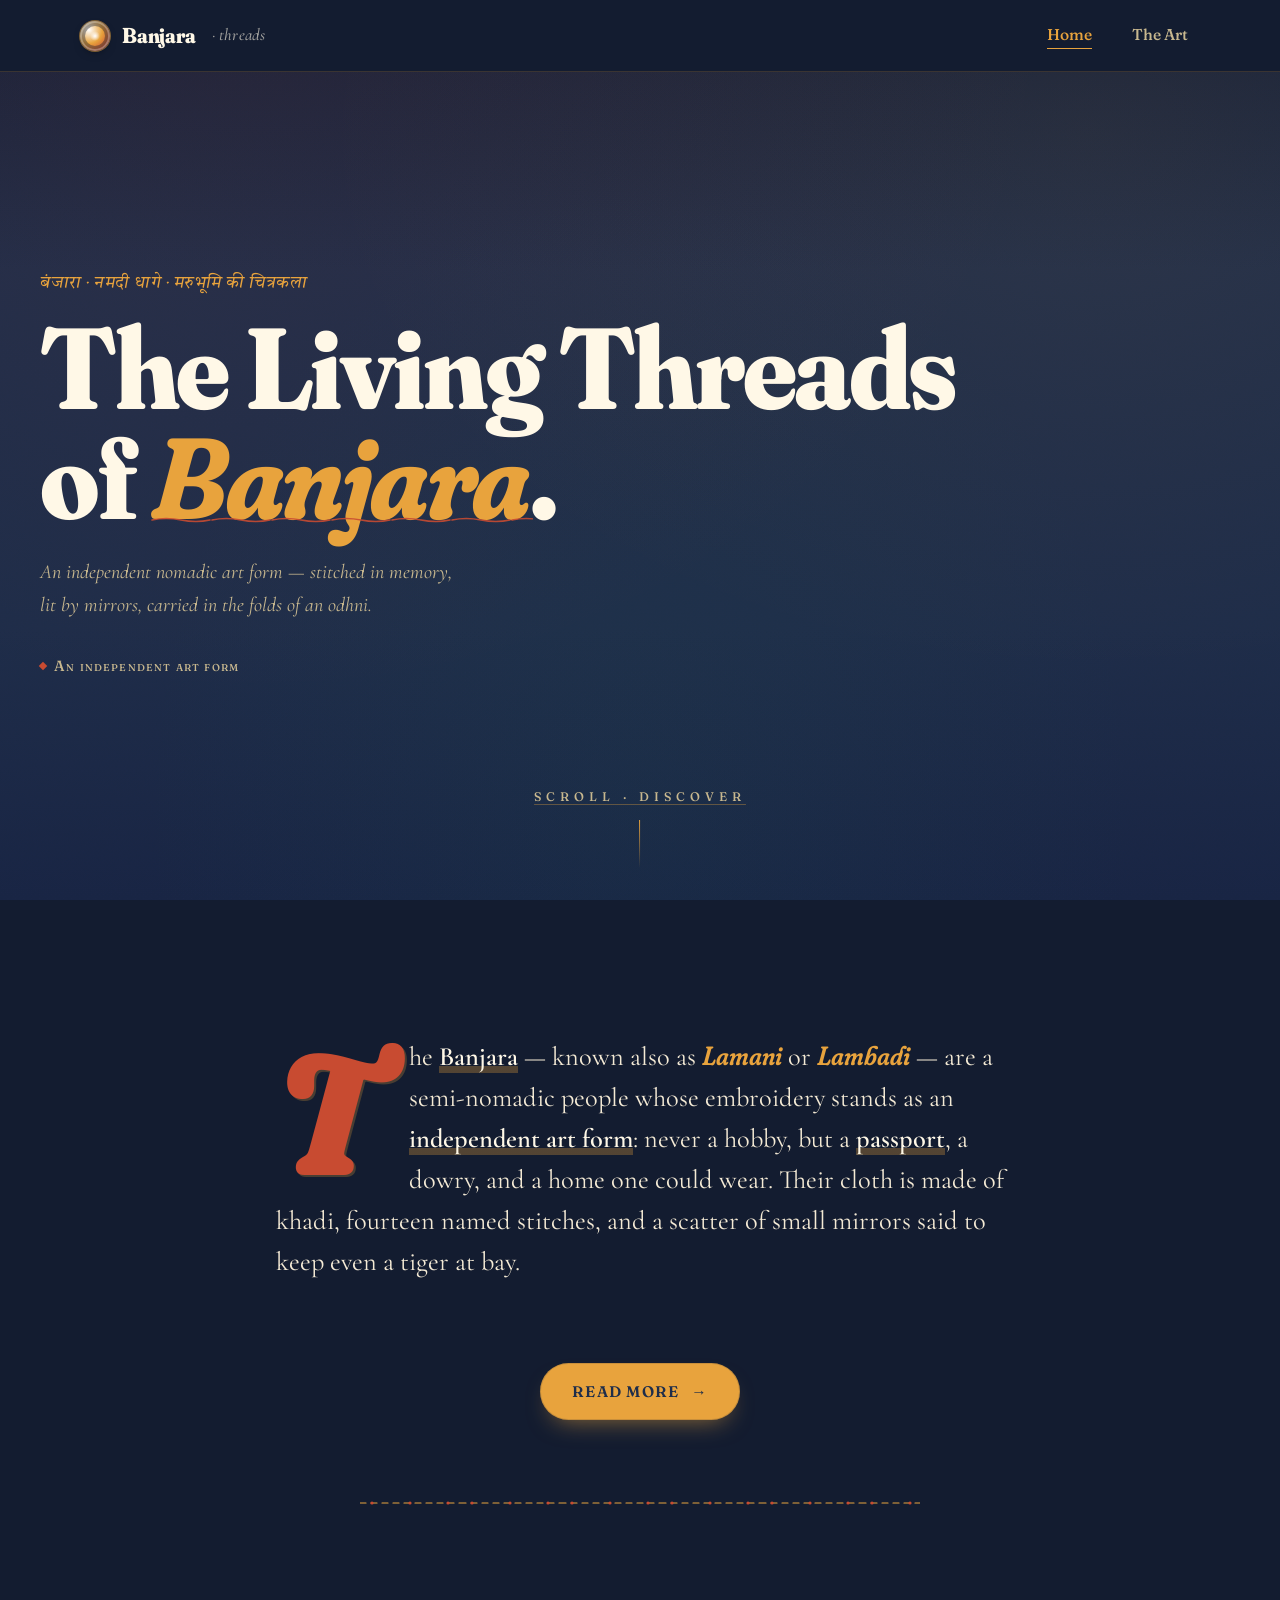
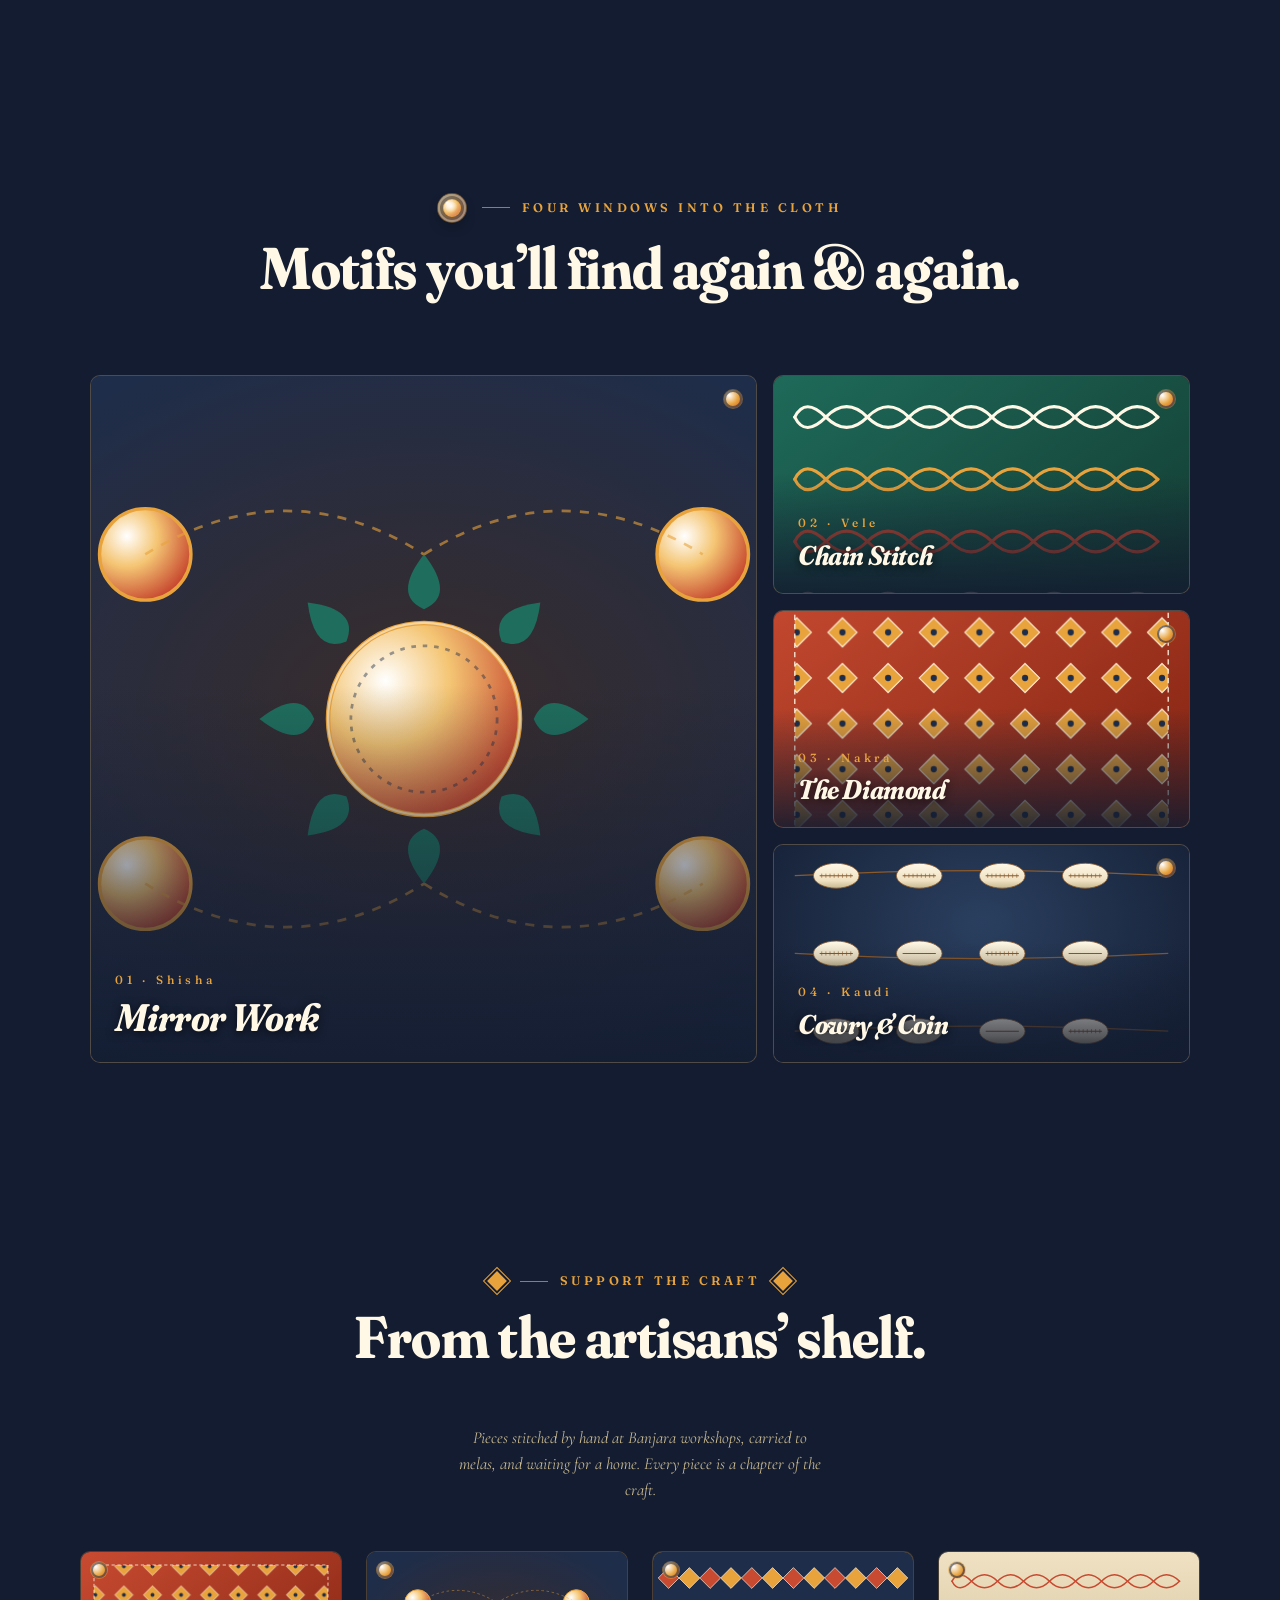
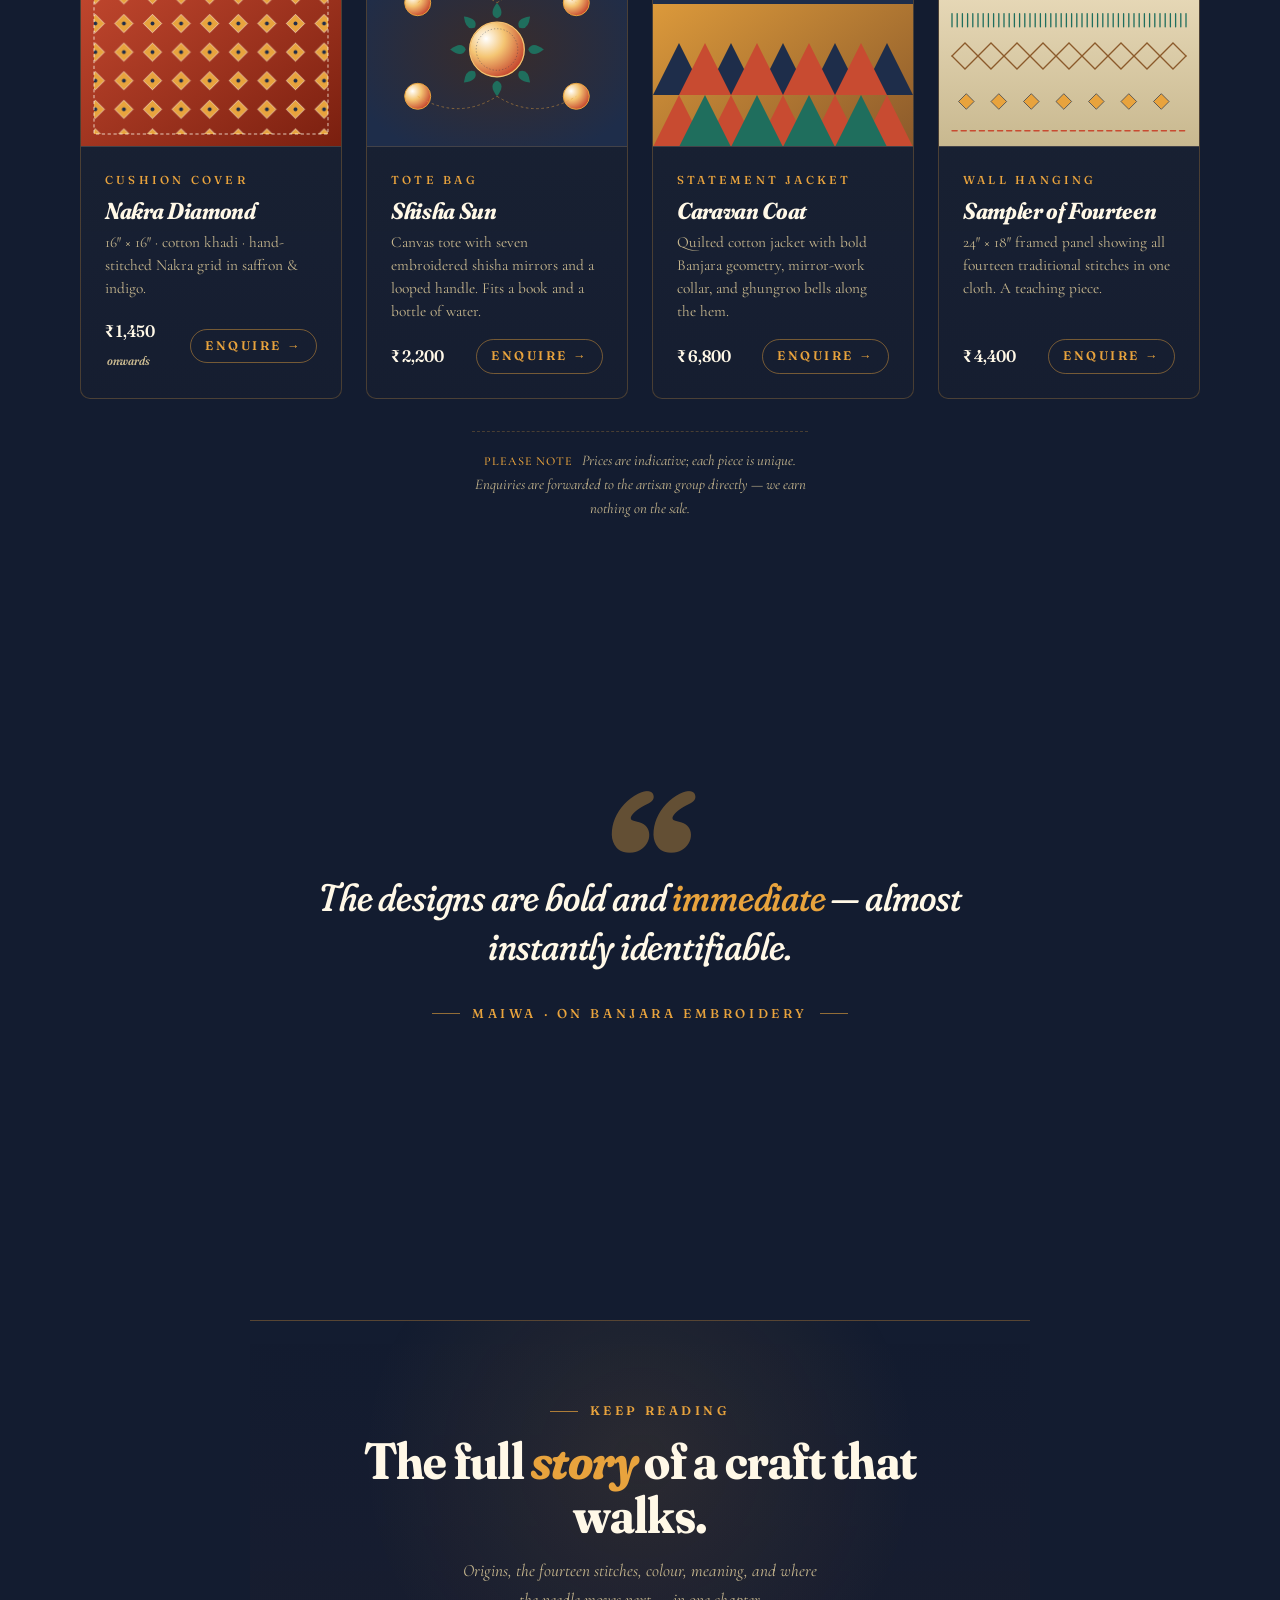
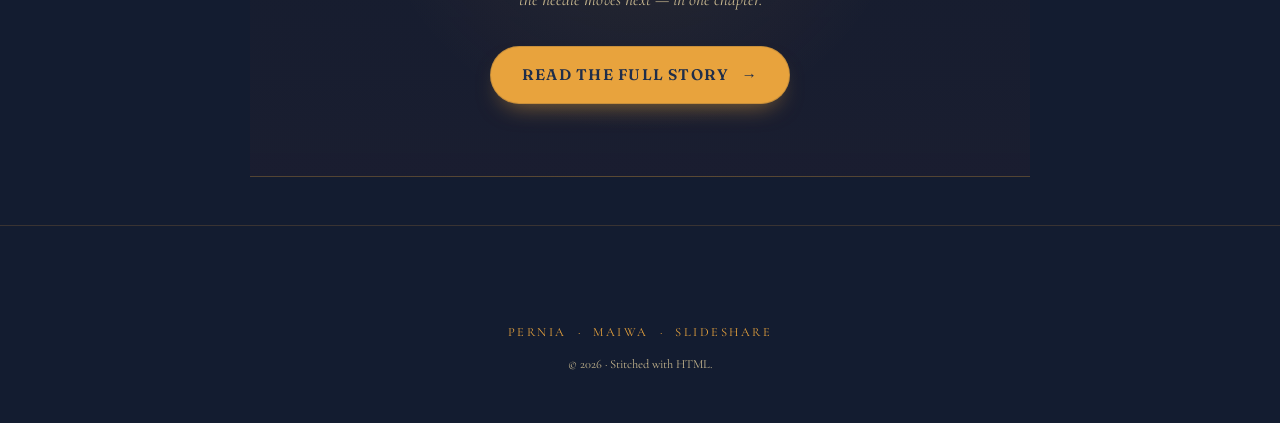
<file: index.html>
<!DOCTYPE html>
<html lang="en">
<head>
  <meta charset="UTF-8" />
  <meta name="viewport" content="width=device-width, initial-scale=1, viewport-fit=cover" />
  <meta name="description" content="The Living Threads of Banjara — a student study of Banjara embroidery, an independent nomadic art form carried across generations in cloth, mirror, and thread." />
  <meta name="theme-color" content="#1e2d4a" />
  <title>The Living Threads of Banjara</title>
  <link rel="preconnect" href="https://fonts.googleapis.com" />
  <link rel="preconnect" href="https://fonts.gstatic.com" crossorigin />
  <link rel="stylesheet" href="styles.css?v=6" />
  <link rel="icon" href="data:image/svg+xml;utf8,<svg xmlns='http://www.w3.org/2000/svg' viewBox='0 0 32 32'><circle cx='16' cy='16' r='14' fill='%23e8a33d' stroke='%23c84b31' stroke-width='2'/><circle cx='13' cy='13' r='3' fill='%23fff8e7'/></svg>" />
</head>
<body>
  <a class="skip-link" href="#main">Skip to content</a>

  <header class="nav" role="banner">
    <div class="container nav__inner">
      <a class="nav__brand" href="index.html" aria-label="Banjara — home">
        <span class="nav__brand-mark" aria-hidden="true"></span>
        <span class="nav__brand-name">Banjara</span><span class="nav__brand-sub">· threads</span>
      </a>
      <ul id="primary-nav" class="nav__list">
        <li><a class="nav__link is-active" href="index.html">Home</a></li>
        <li><a class="nav__link" href="art.html">The Art</a></li>
      </ul>
    </div>
  </header>

  <main id="main">
    <!-- ============== HERO ============== -->
    <section class="hero" aria-labelledby="hero-h1">
      <div class="hero__inner">
        <div class="hero__content">
          <p class="hero__eyebrow hindi">बंजारा · नमदी धागे · मरुभूमि की चित्रकला</p>
          <h1 class="hero__title" id="hero-h1">
            The Living Threads<br/>of <em>Banjara</em>.
          </h1>
          <p class="hero__tagline">
            An independent nomadic art form &mdash; stitched in memory,
            lit by mirrors, carried in the folds of an odhni.
          </p>
          <div class="hero__meta">
            <span class="hero__meta-item">An independent art form</span>
          </div>
        </div>
      </div>
      <a class="hero__scroll-cue" href="#lead" aria-label="Scroll to read">
        <span>Scroll · Discover</span>
      </a>
    </section>

    <!-- ============== LEAD PARAGRAPH ============== -->
    <section class="section" id="lead" aria-labelledby="lead-h2">
      <div class="container container--narrow">
        <h2 class="sr-only" id="lead-h2">What is Banjara art?</h2>
        <p class="lead-intro reveal">
          The <strong>Banjara</strong> &mdash; known also as <em>Lamani</em> or
          <em>Lambadi</em> &mdash; are a semi-nomadic people whose embroidery
          stands as an <strong>independent art form</strong>: never a hobby, but a
          <strong>passport</strong>, a dowry, and a home one could wear. Their cloth is
          made of khadi, fourteen named stitches, and a scatter of small mirrors said
          to keep even a tiger at bay.
        </p>
        <div class="lead-cta reveal" data-reveal-delay="1">
          <a class="btn btn--primary" href="art.html">Read More <span class="btn__arrow">&rarr;</span></a>
        </div>
        <div class="stitch-divider stitch-divider--wide reveal" data-reveal-delay="2" aria-hidden="true"></div>
      </div>
    </section>

    <!-- ============== MOSAIC ============== -->
    <section class="section" aria-labelledby="mosaic-h2">
      <div class="container">
        <div class="section-head reveal" style="text-align:center; margin-inline:auto;">
          <div class="section-head__row" style="justify-content:center;">
            <span class="shisha" aria-hidden="true"></span>
            <span class="kicker">Four windows into the cloth</span>
          </div>
          <h2 id="mosaic-h2" class="display" style="max-width:22ch; margin-inline:auto;">Motifs you&rsquo;ll find again &amp; again.</h2>
        </div>

        <div class="mosaic reveal" data-reveal-delay="1">
          <a class="mosaic__tile mosaic__tile--main" href="art.html#craft" aria-label="Mirror work — read more in The Art">
            <span class="mosaic__corner" aria-hidden="true"></span>
            <img src="assets/placeholders/gallery-mirror.svg" alt="A cluster of shisha mirrors arranged as a flower motif." />
            <div class="mosaic__caption">
              <span class="mosaic__caption-num">01 &middot; Shisha</span>
              <h3 class="mosaic__caption-title">Mirror Work</h3>
            </div>
          </a>
          <a class="mosaic__tile" href="art.html#craft" aria-label="Chain stitch (Vele)">
            <span class="mosaic__corner" aria-hidden="true"></span>
            <img src="assets/placeholders/gallery-chain.svg" alt="Rows of chain stitch in warm colours." />
            <div class="mosaic__caption">
              <span class="mosaic__caption-num">02 &middot; Vele</span>
              <h3 class="mosaic__caption-title">Chain Stitch</h3>
            </div>
          </a>
          <a class="mosaic__tile" href="art.html#craft" aria-label="Nakra diamond">
            <span class="mosaic__corner" aria-hidden="true"></span>
            <img src="assets/placeholders/gallery-nakra.svg" alt="Grid of small diamonds forming the Nakra motif." />
            <div class="mosaic__caption">
              <span class="mosaic__caption-num">03 &middot; Nakra</span>
              <h3 class="mosaic__caption-title">The Diamond</h3>
            </div>
          </a>
          <a class="mosaic__tile" href="art.html#meaning" aria-label="Cowry shells and coins">
            <span class="mosaic__corner" aria-hidden="true"></span>
            <img src="assets/placeholders/gallery-cowry.svg" alt="Cowry shells stitched onto cloth." />
            <div class="mosaic__caption">
              <span class="mosaic__caption-num">04 &middot; Kaudi</span>
              <h3 class="mosaic__caption-title">Cowry &amp; Coin</h3>
            </div>
          </a>
        </div>
      </div>
    </section>

    <!-- ============== MAKERS' SHELF ============== -->
    <section class="section" aria-labelledby="shelf-h2">
      <div class="container">
        <div class="section-head reveal" style="text-align:center; margin-inline:auto;">
          <div class="section-head__row" style="justify-content:center;">
            <span class="nakra" aria-hidden="true"></span>
            <span class="kicker">Support the craft</span>
            <span class="nakra" aria-hidden="true"></span>
          </div>
          <h2 id="shelf-h2" class="display" style="max-width:22ch; margin-inline:auto;">From the artisans&rsquo; shelf.</h2>
          <p class="section-head__sub">
            Pieces stitched by hand at Banjara workshops, carried to melas, and
            waiting for a home. Every piece is a chapter of the craft.
          </p>
        </div>

        <div class="shelf reveal" data-reveal-delay="1">
          <article class="shelf__item">
            <div class="shelf__media">
              <span class="shelf__mirror" aria-hidden="true"></span>
              <img src="assets/placeholders/gallery-nakra.svg" alt="A field of Nakra diamonds on a terracotta ground." loading="lazy" />
            </div>
            <div class="shelf__body">
              <span class="shelf__tag">Cushion Cover</span>
              <h3 class="shelf__title">Nakra Diamond</h3>
              <p class="shelf__desc">16&Prime; &times; 16&Prime; &middot; cotton khadi &middot; hand-stitched Nakra grid in saffron &amp; indigo.</p>
            </div>
            <div class="shelf__foot">
              <span class="shelf__price">&#8377; 1,450 <em>onwards</em></span>
              <a class="shelf__cta" href="mailto:ankita.garg.banjara@example.com?subject=Enquiry%20%C2%B7%20Cushion%20Cover%20%E2%80%94%20Nakra%20Diamond">Enquire &rarr;</a>
            </div>
          </article>

          <article class="shelf__item">
            <div class="shelf__media">
              <span class="shelf__mirror" aria-hidden="true"></span>
              <img src="assets/placeholders/gallery-mirror.svg" alt="A shisha mirror cluster motif." loading="lazy" />
            </div>
            <div class="shelf__body">
              <span class="shelf__tag">Tote Bag</span>
              <h3 class="shelf__title">Shisha Sun</h3>
              <p class="shelf__desc">Canvas tote with seven embroidered shisha mirrors and a looped handle. Fits a book and a bottle of water.</p>
            </div>
            <div class="shelf__foot">
              <span class="shelf__price">&#8377; 2,200</span>
              <a class="shelf__cta" href="mailto:ankita.garg.banjara@example.com?subject=Enquiry%20%C2%B7%20Tote%20Bag%20%E2%80%94%20Shisha%20Sun">Enquire &rarr;</a>
            </div>
          </article>

          <article class="shelf__item">
            <div class="shelf__media">
              <span class="shelf__mirror" aria-hidden="true"></span>
              <img src="assets/placeholders/gallery-geometry.svg" alt="Interlocking geometric patterns in Banjara colors." loading="lazy" />
            </div>
            <div class="shelf__body">
              <span class="shelf__tag">Statement Jacket</span>
              <h3 class="shelf__title">Caravan Coat</h3>
              <p class="shelf__desc">Quilted cotton jacket with bold Banjara geometry, mirror-work collar, and ghungroo bells along the hem.</p>
            </div>
            <div class="shelf__foot">
              <span class="shelf__price">&#8377; 6,800</span>
              <a class="shelf__cta" href="mailto:ankita.garg.banjara@example.com?subject=Enquiry%20%C2%B7%20Jacket%20%E2%80%94%20Caravan%20Coat">Enquire &rarr;</a>
            </div>
          </article>

          <article class="shelf__item">
            <div class="shelf__media">
              <span class="shelf__mirror" aria-hidden="true"></span>
              <img src="assets/placeholders/gallery-stitches.svg" alt="A sampler of traditional stitches on cream cloth." loading="lazy" />
            </div>
            <div class="shelf__body">
              <span class="shelf__tag">Wall Hanging</span>
              <h3 class="shelf__title">Sampler of Fourteen</h3>
              <p class="shelf__desc">24&Prime; &times; 18&Prime; framed panel showing all fourteen traditional stitches in one cloth. A teaching piece.</p>
            </div>
            <div class="shelf__foot">
              <span class="shelf__price">&#8377; 4,400</span>
              <a class="shelf__cta" href="mailto:ankita.garg.banjara@example.com?subject=Enquiry%20%C2%B7%20Wall%20Hanging%20%E2%80%94%20Sampler%20of%20Fourteen">Enquire &rarr;</a>
            </div>
          </article>
        </div>

        <p class="shelf-note reveal" data-reveal-delay="2">
          <strong>Please note</strong> Prices are indicative; each piece is unique.
          Enquiries are forwarded to the artisan group directly &mdash; we earn nothing
          on the sale.
        </p>
      </div>
    </section>

    <!-- ============== FEATURE QUOTE ============== -->
    <section class="section section--sm" aria-hidden="false">
      <div class="container container--narrow">
        <div class="feature-quote reveal">
          <p class="feature-quote__text">
            The designs are bold and <em>immediate</em> &mdash; almost instantly identifiable.
          </p>
          <span class="feature-quote__cite">Maiwa &middot; on Banjara embroidery</span>
        </div>
      </div>
    </section>

    <!-- ============== CTA BAND ============== -->
    <section aria-labelledby="cta-h2">
      <div class="container container--narrow">
        <div class="cta-band reveal">
          <span class="kicker" style="justify-content:center;">Keep reading</span>
          <h2 id="cta-h2" class="cta-band__title">The full <em>story</em> of a craft that walks.</h2>
          <p class="cta-band__text">
            Origins, the fourteen stitches, colour, meaning, and where the
            needle moves next &mdash; in one chapter.
          </p>
          <a class="btn btn--primary" href="art.html">Read the full story <span class="btn__arrow">&rarr;</span></a>
        </div>
      </div>
    </section>
  </main>

  <!-- ============== FOOTER ============== -->
  <footer class="footer" role="contentinfo">
    <div class="container">
      <div class="footer__bottom" style="flex-direction:column; gap: var(--space-3); border-top:0; padding-top: var(--space-5); text-align:center;">
        <span style="font-size:.78rem; letter-spacing:.2em; text-transform:uppercase; color: var(--saffron);">
          <a href="https://www.perniaspopupshop.com/encyclopedia/rajasthan/banjara-embroidery" target="_blank" rel="noopener noreferrer" style="text-decoration:none;">Pernia</a>
          &nbsp;·&nbsp;
          <a href="https://maiwa.com/pages/banjara-embroidery" target="_blank" rel="noopener noreferrer" style="text-decoration:none;">Maiwa</a>
          &nbsp;·&nbsp;
          <a href="https://www.slideshare.net/slideshow/banjara-embroidery-of-india-rajasthan/266713068" target="_blank" rel="noopener noreferrer" style="text-decoration:none;">SlideShare</a>
        </span>
        <span style="color: var(--ink-on-dark-muted); font-size:.78rem;">
          &copy; <span data-year>2026</span> &middot; Stitched with HTML.
        </span>
      </div>
    </div>
  </footer>

  <script src="script.js" defer></script>
</body>
</html>
</file>
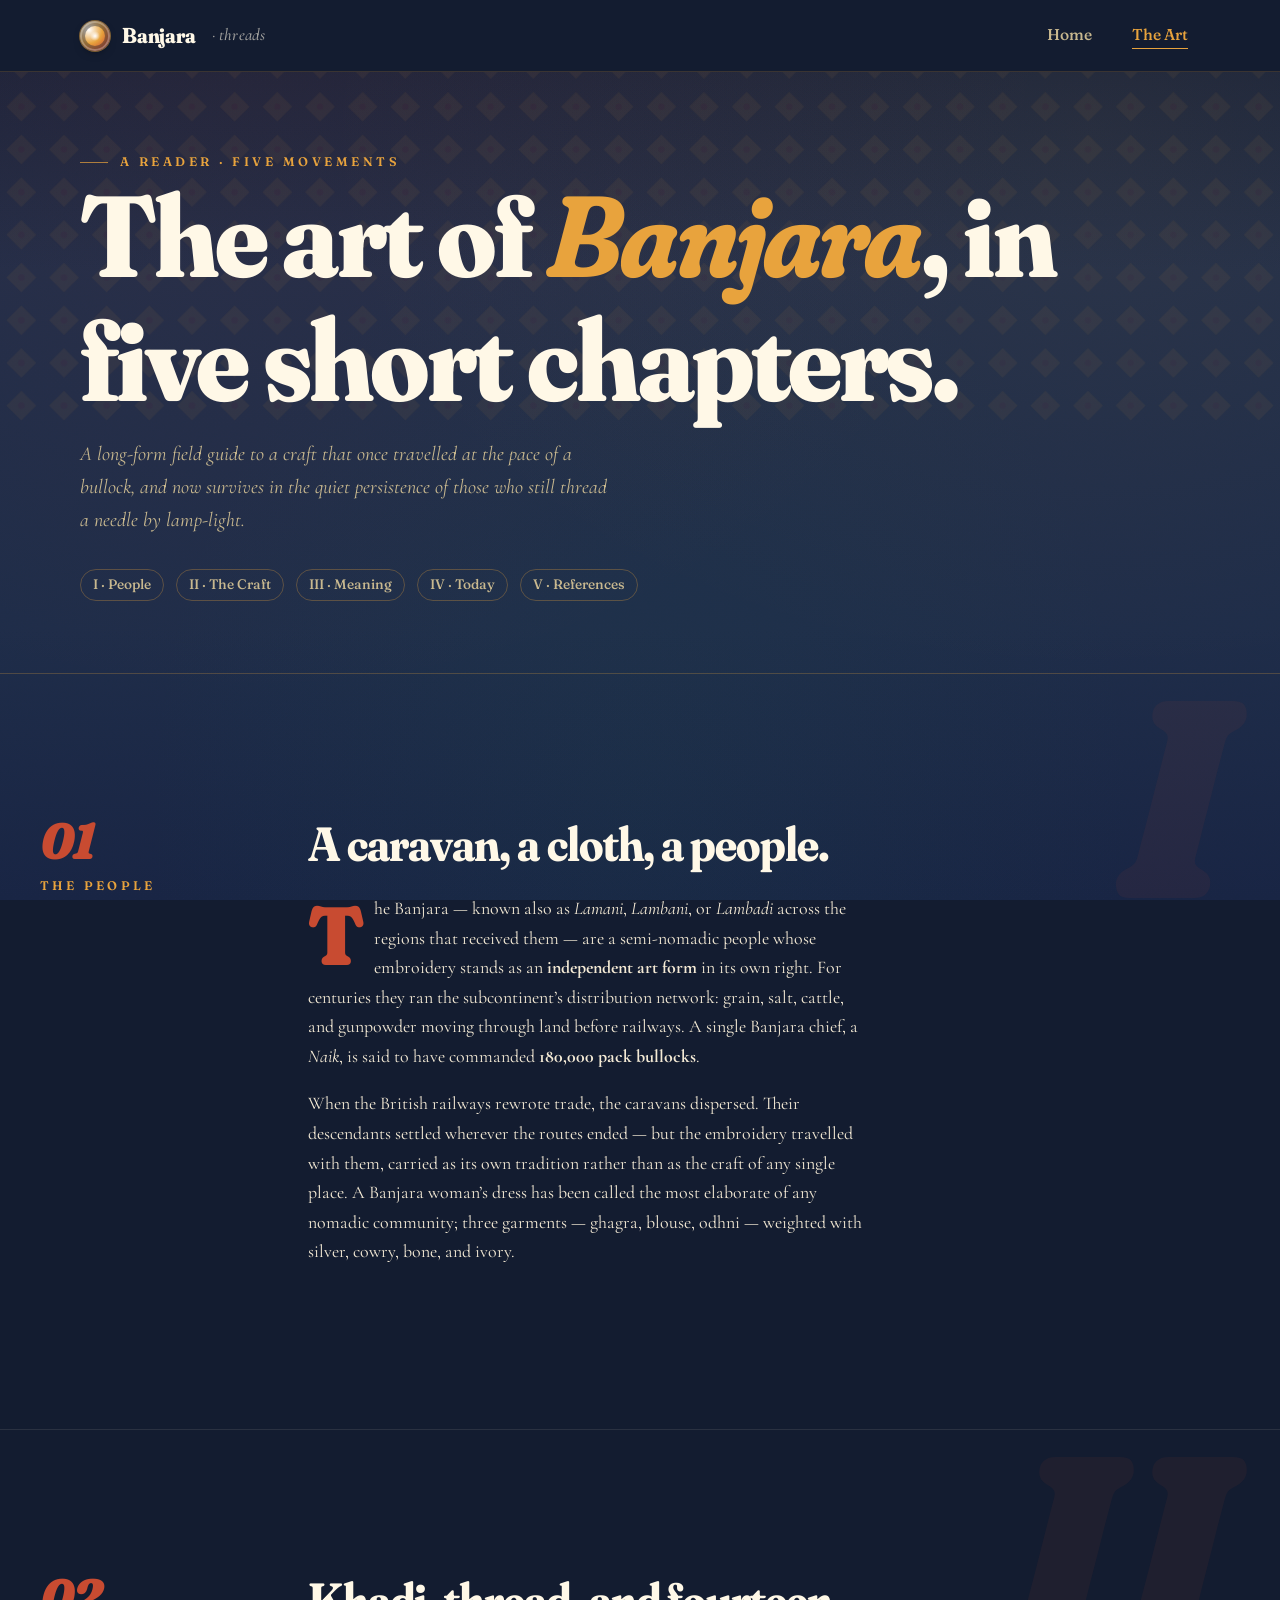
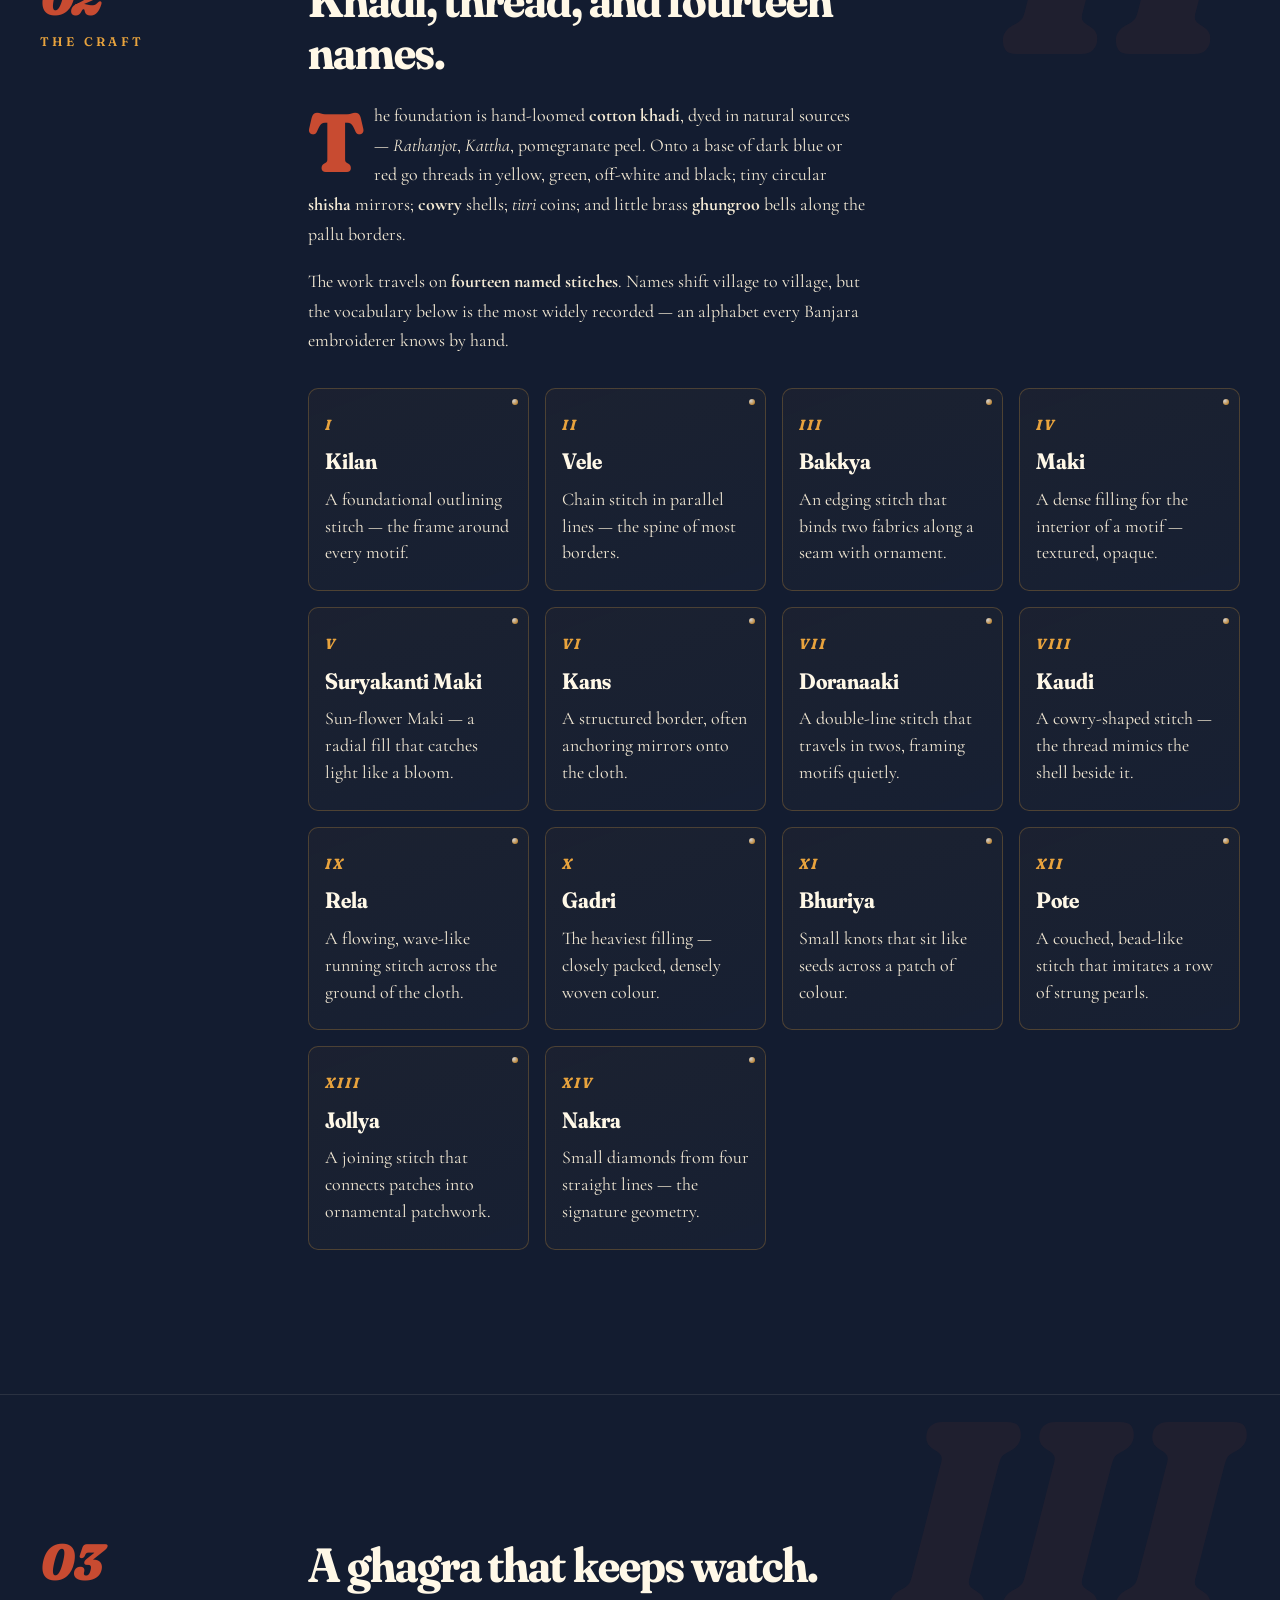
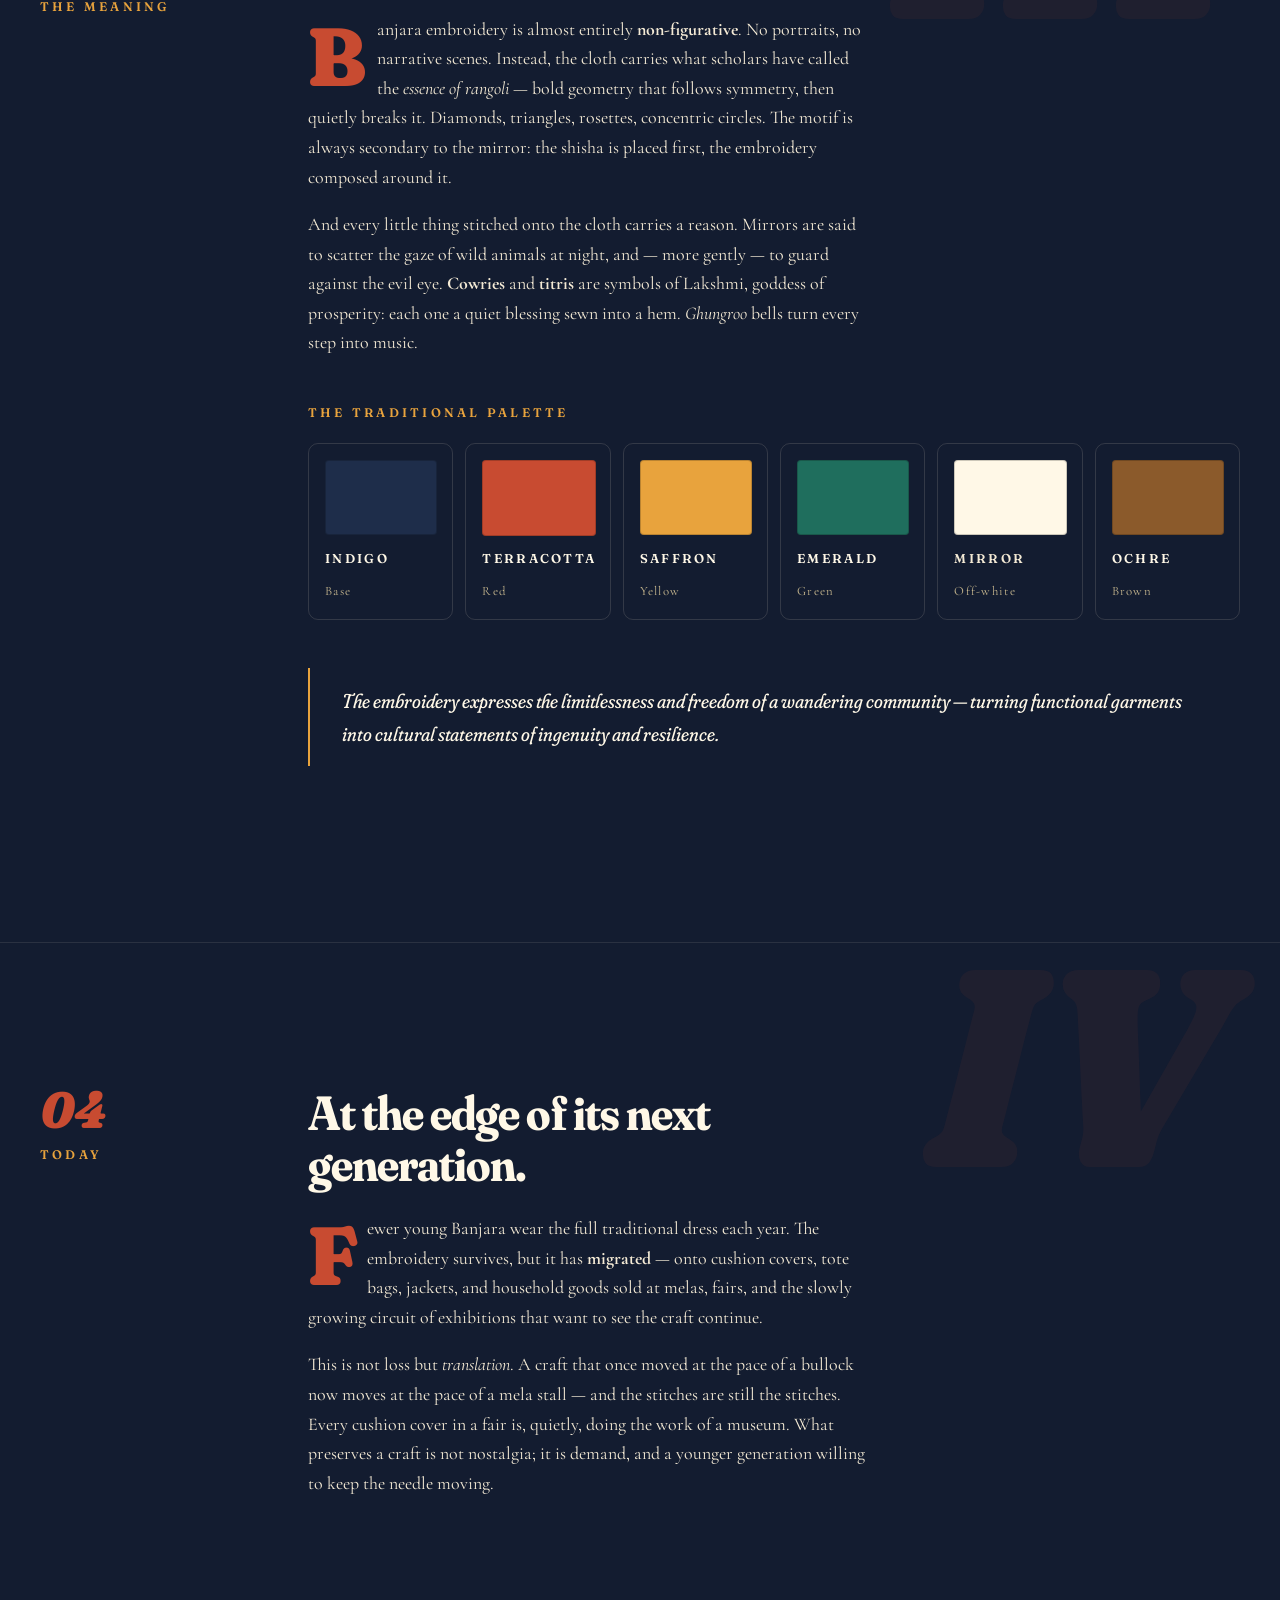
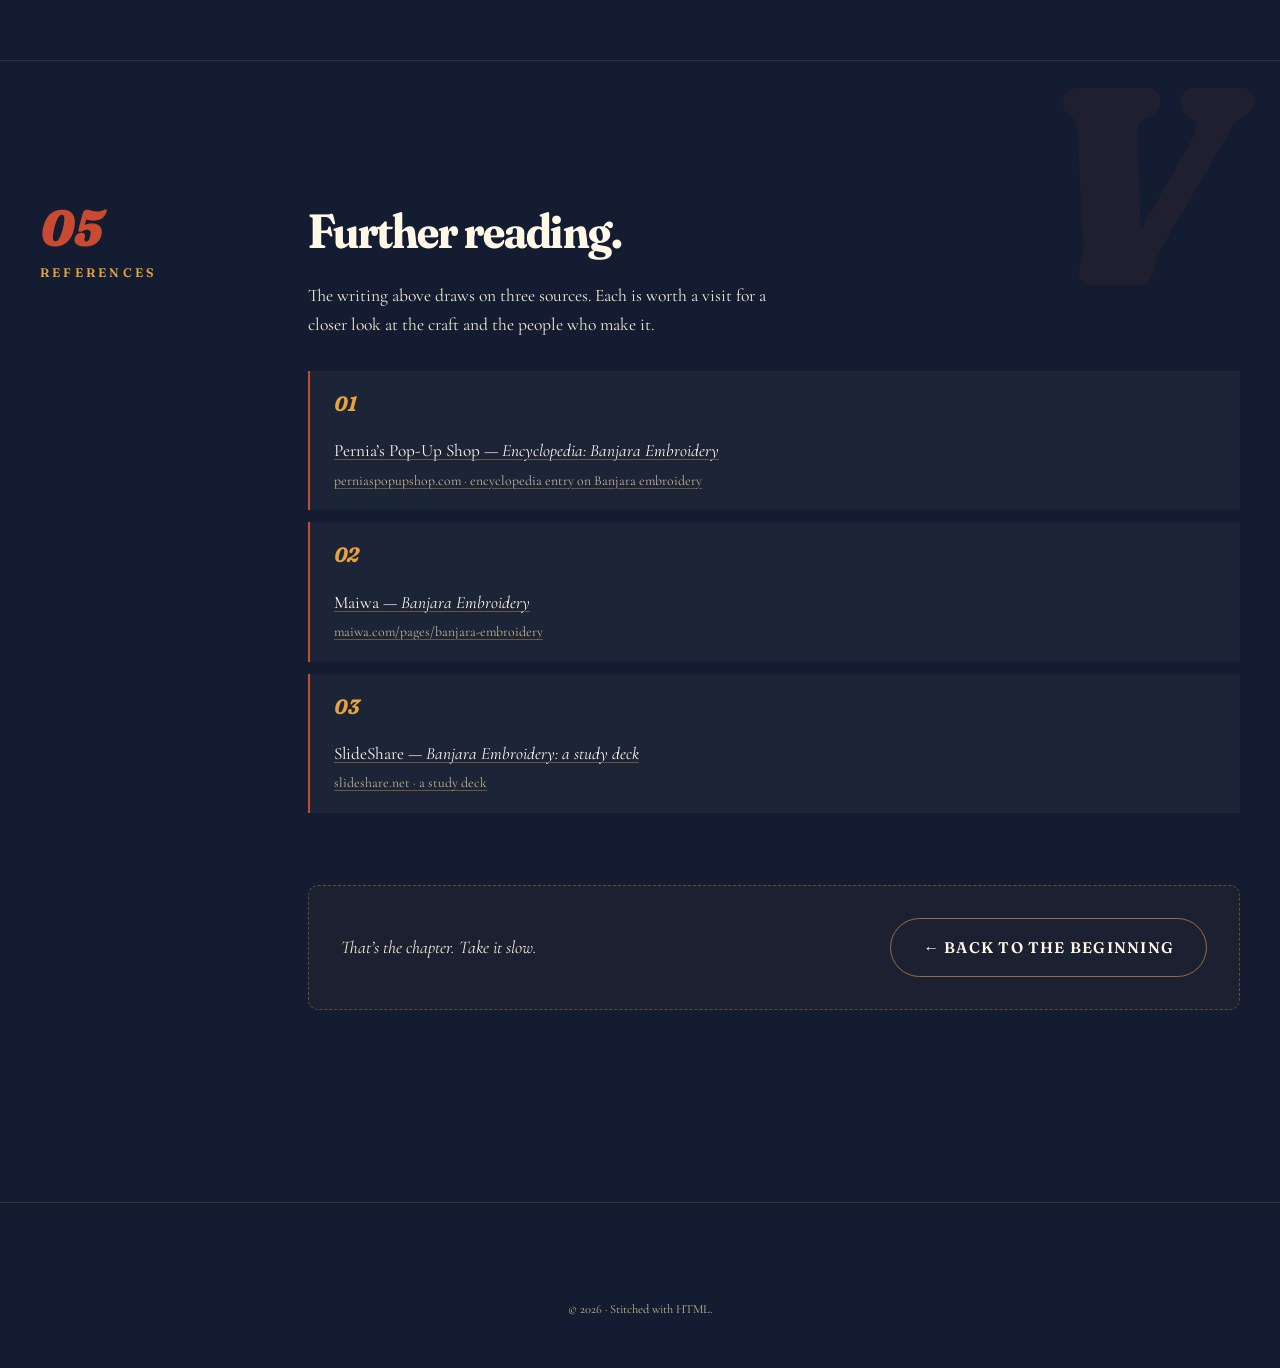
<file: art.html>
<!DOCTYPE html>
<html lang="en">
<head>
  <meta charset="UTF-8" />
  <meta name="viewport" content="width=device-width, initial-scale=1, viewport-fit=cover" />
  <meta name="description" content="The story of Banjara embroidery — an independent nomadic art form. Origins, materials, the fourteen stitches, motifs, and meaning, in one chapter." />
  <meta name="theme-color" content="#1e2d4a" />
  <title>The Art of Banjara · A Reader</title>
  <link rel="preconnect" href="https://fonts.googleapis.com" />
  <link rel="preconnect" href="https://fonts.gstatic.com" crossorigin />
  <link rel="stylesheet" href="styles.css?v=6" />
  <link rel="icon" href="data:image/svg+xml;utf8,<svg xmlns='http://www.w3.org/2000/svg' viewBox='0 0 32 32'><circle cx='16' cy='16' r='14' fill='%23e8a33d' stroke='%23c84b31' stroke-width='2'/><circle cx='13' cy='13' r='3' fill='%23fff8e7'/></svg>" />
</head>
<body>
  <a class="skip-link" href="#main">Skip to content</a>

  <header class="nav" role="banner">
    <div class="container nav__inner">
      <a class="nav__brand" href="index.html" aria-label="Banjara — home">
        <span class="nav__brand-mark" aria-hidden="true"></span>
        <span class="nav__brand-name">Banjara</span><span class="nav__brand-sub">· threads</span>
      </a>
      <ul id="primary-nav" class="nav__list">
        <li><a class="nav__link" href="index.html">Home</a></li>
        <li><a class="nav__link is-active" href="art.html">The Art</a></li>
      </ul>
    </div>
  </header>

  <main id="main">
    <!-- ============== PAGE HERO ============== -->
    <section class="page-hero">
      <img class="page-hero__bg" src="assets/placeholders/page-hero-bg.svg" alt="" aria-hidden="true" />
      <div class="container page-hero__inner">
        <span class="kicker">A Reader · Five movements</span>
        <h1 class="page-hero__title">The art of <em>Banjara</em>, in five short chapters.</h1>
        <p class="page-hero__lead">
          A long-form field guide to a craft that once travelled at the pace of a bullock,
          and now survives in the quiet persistence of those who still thread a needle by lamp-light.
        </p>
        <nav class="toc" aria-label="In this reader">
          <a href="#people">I · People</a>
          <a href="#craft">II · The Craft</a>
          <a href="#meaning">III · Meaning</a>
          <a href="#today">IV · Today</a>
          <a href="#references">V · References</a>
        </nav>
      </div>
    </section>

    <!-- ============== §I PEOPLE ============== -->
    <section class="prose-section" id="people" aria-labelledby="people-h">
      <span class="watermark-num" aria-hidden="true">I</span>
      <div class="container container--wide">
        <div class="prose-section__inner">
          <div class="prose-section__marker reveal">
            <span class="prose-section__num">01</span>
            <span class="prose-section__kicker">The People</span>
          </div>
          <div class="prose-section__body reveal prose" data-reveal-delay="1">
            <h2 id="people-h">A caravan, a cloth, a people.</h2>
            <p>
              The Banjara &mdash; known also as <em>Lamani</em>, <em>Lambani</em>, or
              <em>Lambadi</em> across the regions that received them &mdash; are a
              semi-nomadic people whose embroidery stands as an
              <strong>independent art form</strong> in its own right. For centuries they
              ran the subcontinent&rsquo;s distribution network: grain, salt, cattle, and
              gunpowder moving through land before railways. A single Banjara chief, a
              <em>Naik</em>, is said to have commanded
              <strong>180,000 pack bullocks</strong>.
            </p>
            <p>
              When the British railways rewrote trade, the caravans dispersed.
              Their descendants settled wherever the routes ended &mdash; but the
              embroidery travelled with them, carried as its own tradition rather
              than as the craft of any single place. A Banjara woman&rsquo;s dress has
              been called the most elaborate of any nomadic community; three garments
              &mdash; ghagra, blouse, odhni &mdash; weighted with silver, cowry,
              bone, and ivory.
            </p>
          </div>
        </div>
      </div>
    </section>

    <!-- ============== §II CRAFT ============== -->
    <section class="prose-section" id="craft" aria-labelledby="craft-h">
      <span class="watermark-num" aria-hidden="true">II</span>
      <div class="container container--wide">
        <div class="prose-section__inner">
          <div class="prose-section__marker reveal">
            <span class="prose-section__num">02</span>
            <span class="prose-section__kicker">The Craft</span>
          </div>
          <div class="prose-section__body reveal prose" data-reveal-delay="1">
            <h2 id="craft-h">Khadi, thread, and fourteen names.</h2>
            <p>
              The foundation is hand-loomed <strong>cotton khadi</strong>, dyed in natural
              sources &mdash; <em>Rathanjot</em>, <em>Kattha</em>, pomegranate peel. Onto
              a base of dark blue or red go threads in yellow, green, off-white and black;
              tiny circular <strong>shisha</strong> mirrors; <strong>cowry</strong>
              shells; <em>titri</em> coins; and little brass <strong>ghungroo</strong>
              bells along the pallu borders.
            </p>
            <p style="margin-bottom: var(--space-6);">
              The work travels on <strong>fourteen named stitches</strong>. Names shift
              village to village, but the vocabulary below is the most widely recorded &mdash;
              an alphabet every Banjara embroiderer knows by hand.
            </p>

            <div class="stitches">
              <div class="stitch"><span class="stitch__num">I</span><span class="stitch__name">Kilan</span><p class="stitch__desc">A foundational outlining stitch &mdash; the frame around every motif.</p></div>
              <div class="stitch"><span class="stitch__num">II</span><span class="stitch__name">Vele</span><p class="stitch__desc">Chain stitch in parallel lines &mdash; the spine of most borders.</p></div>
              <div class="stitch"><span class="stitch__num">III</span><span class="stitch__name">Bakkya</span><p class="stitch__desc">An edging stitch that binds two fabrics along a seam with ornament.</p></div>
              <div class="stitch"><span class="stitch__num">IV</span><span class="stitch__name">Maki</span><p class="stitch__desc">A dense filling for the interior of a motif &mdash; textured, opaque.</p></div>
              <div class="stitch"><span class="stitch__num">V</span><span class="stitch__name">Suryakanti Maki</span><p class="stitch__desc">Sun-flower Maki &mdash; a radial fill that catches light like a bloom.</p></div>
              <div class="stitch"><span class="stitch__num">VI</span><span class="stitch__name">Kans</span><p class="stitch__desc">A structured border, often anchoring mirrors onto the cloth.</p></div>
              <div class="stitch"><span class="stitch__num">VII</span><span class="stitch__name">Doranaaki</span><p class="stitch__desc">A double-line stitch that travels in twos, framing motifs quietly.</p></div>
              <div class="stitch"><span class="stitch__num">VIII</span><span class="stitch__name">Kaudi</span><p class="stitch__desc">A cowry-shaped stitch &mdash; the thread mimics the shell beside it.</p></div>
              <div class="stitch"><span class="stitch__num">IX</span><span class="stitch__name">Rela</span><p class="stitch__desc">A flowing, wave-like running stitch across the ground of the cloth.</p></div>
              <div class="stitch"><span class="stitch__num">X</span><span class="stitch__name">Gadri</span><p class="stitch__desc">The heaviest filling &mdash; closely packed, densely woven colour.</p></div>
              <div class="stitch"><span class="stitch__num">XI</span><span class="stitch__name">Bhuriya</span><p class="stitch__desc">Small knots that sit like seeds across a patch of colour.</p></div>
              <div class="stitch"><span class="stitch__num">XII</span><span class="stitch__name">Pote</span><p class="stitch__desc">A couched, bead-like stitch that imitates a row of strung pearls.</p></div>
              <div class="stitch"><span class="stitch__num">XIII</span><span class="stitch__name">Jollya</span><p class="stitch__desc">A joining stitch that connects patches into ornamental patchwork.</p></div>
              <div class="stitch"><span class="stitch__num">XIV</span><span class="stitch__name">Nakra</span><p class="stitch__desc">Small diamonds from four straight lines &mdash; the signature geometry.</p></div>
            </div>
          </div>
        </div>
      </div>
    </section>

    <!-- ============== §III MEANING ============== -->
    <section class="prose-section" id="meaning" aria-labelledby="meaning-h">
      <span class="watermark-num" aria-hidden="true">III</span>
      <div class="container container--wide">
        <div class="prose-section__inner">
          <div class="prose-section__marker reveal">
            <span class="prose-section__num">03</span>
            <span class="prose-section__kicker">The Meaning</span>
          </div>
          <div class="prose-section__body reveal prose" data-reveal-delay="1">
            <h2 id="meaning-h">A ghagra that keeps watch.</h2>
            <p>
              Banjara embroidery is almost entirely <strong>non-figurative</strong>.
              No portraits, no narrative scenes. Instead, the cloth carries what
              scholars have called the <em>essence of rangoli</em> &mdash; bold
              geometry that follows symmetry, then quietly breaks it. Diamonds,
              triangles, rosettes, concentric circles. The motif is always
              secondary to the mirror: the shisha is placed first, the embroidery
              composed around it.
            </p>
            <p>
              And every little thing stitched onto the cloth carries a reason.
              Mirrors are said to scatter the gaze of wild animals at night, and
              &mdash; more gently &mdash; to guard against the evil eye.
              <strong>Cowries</strong> and <strong>titris</strong> are symbols of
              Lakshmi, goddess of prosperity: each one a quiet blessing sewn
              into a hem. <em>Ghungroo</em> bells turn every step into music.
            </p>

            <h3 style="font-size: 0.78rem; letter-spacing: 0.26em; text-transform: uppercase; color: var(--saffron); margin-top: var(--space-7); font-variation-settings: 'SOFT' 20, 'opsz' 20, 'wght' 600;">The traditional palette</h3>
            <div class="swatches">
              <div class="swatch"><div class="swatch__chip" style="background:#1e2d4a"></div><span class="swatch__name">Indigo</span><span class="swatch__hex">Base</span></div>
              <div class="swatch"><div class="swatch__chip" style="background:#c84b31"></div><span class="swatch__name">Terracotta</span><span class="swatch__hex">Red</span></div>
              <div class="swatch"><div class="swatch__chip" style="background:#e8a33d"></div><span class="swatch__name">Saffron</span><span class="swatch__hex">Yellow</span></div>
              <div class="swatch"><div class="swatch__chip" style="background:#1f6e5d"></div><span class="swatch__name">Emerald</span><span class="swatch__hex">Green</span></div>
              <div class="swatch"><div class="swatch__chip" style="background:#fff8e7"></div><span class="swatch__name" style="color:var(--ink-on-dark)">Mirror</span><span class="swatch__hex">Off-white</span></div>
              <div class="swatch"><div class="swatch__chip" style="background:#8b5a2b"></div><span class="swatch__name">Ochre</span><span class="swatch__hex">Brown</span></div>
            </div>

            <blockquote style="margin-top: var(--space-7);">
              The embroidery expresses the limitlessness and freedom of a wandering
              community &mdash; turning functional garments into cultural statements
              of ingenuity and resilience.
            </blockquote>
          </div>
        </div>
      </div>
    </section>

    <!-- ============== §IV TODAY ============== -->
    <section class="prose-section" id="today" aria-labelledby="today-h">
      <span class="watermark-num" aria-hidden="true">IV</span>
      <div class="container container--wide">
        <div class="prose-section__inner">
          <div class="prose-section__marker reveal">
            <span class="prose-section__num">04</span>
            <span class="prose-section__kicker">Today</span>
          </div>
          <div class="prose-section__body reveal prose" data-reveal-delay="1">
            <h2 id="today-h">At the edge of its next generation.</h2>
            <p>
              Fewer young Banjara wear the full traditional dress each year. The
              embroidery survives, but it has <strong>migrated</strong> &mdash; onto
              cushion covers, tote bags, jackets, and household goods sold at melas,
              fairs, and the slowly growing circuit of exhibitions that want to see
              the craft continue.
            </p>
            <p>
              This is not loss but <em>translation</em>. A craft that once moved at
              the pace of a bullock now moves at the pace of a mela stall &mdash; and
              the stitches are still the stitches. Every cushion cover in a fair is,
              quietly, doing the work of a museum. What preserves a craft is not
              nostalgia; it is demand, and a younger generation willing to keep the
              needle moving.
            </p>
          </div>
        </div>
      </div>
    </section>

    <!-- ============== §V REFERENCES ============== -->
    <section class="prose-section" id="references" aria-labelledby="references-h">
      <span class="watermark-num" aria-hidden="true">V</span>
      <div class="container container--wide">
        <div class="prose-section__inner">
          <div class="prose-section__marker reveal">
            <span class="prose-section__num">05</span>
            <span class="prose-section__kicker">References</span>
          </div>
          <div class="prose-section__body reveal" data-reveal-delay="1">
            <h2 id="references-h">Further reading.</h2>
            <p style="max-width: 60ch; color: var(--ink-on-dark); font-size: 1.1rem;">
              The writing above draws on three sources. Each is worth a visit for a
              closer look at the craft and the people who make it.
            </p>
            <ol class="references" style="margin-top: var(--space-6);">
              <li>
                <span></span>
                <a href="https://www.perniaspopupshop.com/encyclopedia/rajasthan/banjara-embroidery" target="_blank" rel="noopener noreferrer">
                  Pernia&rsquo;s Pop-Up Shop &mdash; <em>Encyclopedia: Banjara Embroidery</em>
                  <br/><span style="font-size:.86rem; color: var(--ink-on-dark-muted);">perniaspopupshop.com &middot; encyclopedia entry on Banjara embroidery</span>
                </a>
              </li>
              <li>
                <span></span>
                <a href="https://maiwa.com/pages/banjara-embroidery" target="_blank" rel="noopener noreferrer">
                  Maiwa &mdash; <em>Banjara Embroidery</em>
                  <br/><span style="font-size:.86rem; color: var(--ink-on-dark-muted);">maiwa.com/pages/banjara-embroidery</span>
                </a>
              </li>
              <li>
                <span></span>
                <a href="https://www.slideshare.net/slideshow/banjara-embroidery-of-india-rajasthan/266713068" target="_blank" rel="noopener noreferrer">
                  SlideShare &mdash; <em>Banjara Embroidery: a study deck</em>
                  <br/><span style="font-size:.86rem; color: var(--ink-on-dark-muted);">slideshare.net &middot; a study deck</span>
                </a>
              </li>
            </ol>

            <div class="continue" style="margin-top: var(--space-8);">
              <p class="continue__text">
                That&rsquo;s the chapter. Take it slow.
              </p>
              <a class="btn btn--ghost" href="index.html">&larr; Back to the beginning</a>
            </div>
          </div>
        </div>
      </div>
    </section>
  </main>

  <footer class="footer" role="contentinfo">
    <div class="container">
      <div class="footer__bottom" style="flex-direction:column; gap: var(--space-3); border-top:0; padding-top: var(--space-5); text-align:center;">
        <span style="color: var(--ink-on-dark-muted); font-size:.78rem;">&copy; <span data-year>2026</span> &middot; Stitched with HTML.</span>
      </div>
    </div>
  </footer>

  <script src="script.js" defer></script>
</body>
</html>
</file>
<file: styles.css>
/* ============================================================
   Banjara Art Showcase — Shared Stylesheet
   Aesthetic: Indian textile editorial magazine
   Palette: warm indigo base + terracotta / saffron / emerald / mirror
   Type: Fraunces (display) · Cormorant Garamond (body) · Tiro Devanagari Hindi (accent)
   ============================================================ */

@import url("https://fonts.googleapis.com/css2?family=Fraunces:ital,opsz,wght,SOFT@0,9..144,300..900,0..100;1,9..144,400..900,0..100&family=Cormorant+Garamond:ital,wght@0,400;0,500;0,600;0,700;1,400;1,500&family=Tiro+Devanagari+Hindi:ital@0;1&display=swap");

/* ---------- 1. Design tokens ---------- */
:root {
  /* Palette */
  --ink-indigo: #1e2d4a;
  --ink-indigo-deep: #131c30;
  --ink-brown: #3a1f1a;
  --paper: #f4ead5;
  --paper-warm: #efe1c2;
  --paper-faded: #d9cca9;
  --terracotta: #c84b31;
  --terracotta-deep: #9e3521;
  --saffron: #e8a33d;
  --saffron-soft: #f4c573;
  --emerald: #1f6e5d;
  --emerald-soft: #3a8d7b;
  --ochre: #8b5a2b;
  --mirror: #fff8e7;
  --mirror-shine: #ffffff;

  /* Text */
  --ink-on-dark: #f4ead5;
  --ink-on-dark-muted: #c8b88f;
  --ink-on-light: #1e2d4a;
  --ink-on-light-muted: #5b6278;

  /* Rhythm */
  --space-1: 0.25rem;
  --space-2: 0.5rem;
  --space-3: 0.75rem;
  --space-4: 1rem;
  --space-5: 1.5rem;
  --space-6: 2rem;
  --space-7: 3rem;
  --space-8: 4.5rem;
  --space-9: 6.5rem;
  --space-10: 9rem;

  /* Radii + shadows */
  --radius-sm: 4px;
  --radius-md: 10px;
  --radius-lg: 22px;
  --shadow-paper: 0 1px 0 rgba(30, 45, 74, 0.08), 0 24px 48px -28px rgba(19, 28, 48, 0.55);
  --shadow-lift: 0 12px 28px -16px rgba(19, 28, 48, 0.8), 0 2px 0 rgba(232, 163, 61, 0.25);

  /* Type scale — editorial, generous */
  --fs-mono: 0.78rem;
  --fs-small: 0.92rem;
  --fs-body: 1.08rem;
  --fs-lead: 1.25rem;
  --fs-h5: 1.15rem;
  --fs-h4: 1.5rem;
  --fs-h3: 2rem;
  --fs-h2: clamp(2.4rem, 4.6vw, 4rem);
  --fs-h1: clamp(3.4rem, 9vw, 8rem);

  /* Motion */
  --ease-out: cubic-bezier(0.2, 0.7, 0.2, 1);
  --ease-in-out: cubic-bezier(0.65, 0, 0.35, 1);

  --nav-h: 72px;
}

/* ---------- 2. Reset + base ---------- */
*, *::before, *::after { box-sizing: border-box; }

html {
  scroll-behavior: smooth;
  scroll-padding-top: calc(var(--nav-h) + 16px);
  -webkit-font-smoothing: antialiased;
  -moz-osx-font-smoothing: grayscale;
  text-rendering: optimizeLegibility;
}

body {
  margin: 0;
  font-family: "Cormorant Garamond", "Iowan Old Style", Georgia, serif;
  font-size: var(--fs-body);
  line-height: 1.65;
  color: var(--ink-on-dark);
  background: var(--ink-indigo-deep);
  overflow-x: hidden;
  position: relative;
}

/* Textured paper backdrop using layered gradients + noise via SVG data-uri */
body::before {
  content: "";
  position: fixed;
  inset: 0;
  z-index: -2;
  background:
    radial-gradient(ellipse at 20% 0%, rgba(200, 75, 49, 0.09), transparent 55%),
    radial-gradient(ellipse at 85% 15%, rgba(232, 163, 61, 0.07), transparent 50%),
    radial-gradient(ellipse at 50% 90%, rgba(31, 110, 93, 0.08), transparent 55%),
    linear-gradient(180deg, #141f37 0%, #1e2d4a 30%, #1e2d4a 70%, #182545 100%);
  pointer-events: none;
}

body::after {
  content: "";
  position: fixed;
  inset: 0;
  z-index: -1;
  opacity: 0.55;
  pointer-events: none;
  background-image: url("data:image/svg+xml;utf8,<svg xmlns='http://www.w3.org/2000/svg' width='260' height='260'><filter id='n'><feTurbulence type='fractalNoise' baseFrequency='0.9' numOctaves='2' stitchTiles='stitch'/><feColorMatrix values='0 0 0 0 0.25  0 0 0 0 0.2  0 0 0 0 0.15  0 0 0 0.35 0'/></filter><rect width='100%25' height='100%25' filter='url(%23n)'/></svg>");
  mix-blend-mode: overlay;
}

img, svg { display: block; max-width: 100%; height: auto; }

a {
  color: inherit;
  text-decoration-thickness: 1px;
  text-underline-offset: 3px;
  text-decoration-color: rgba(232, 163, 61, 0.35);
  transition: color 220ms var(--ease-out), text-decoration-color 220ms var(--ease-out);
}
a:hover { color: var(--saffron); text-decoration-color: var(--saffron); }

button { font: inherit; cursor: pointer; border: 0; background: transparent; color: inherit; }

:focus-visible {
  outline: 2px solid var(--saffron);
  outline-offset: 3px;
  border-radius: 2px;
}

::selection { background: var(--saffron); color: var(--ink-indigo); }

/* ---------- 3. Type utilities ---------- */
.display {
  font-family: "Fraunces", "Playfair Display", Georgia, serif;
  font-optical-sizing: auto;
  font-variation-settings: "SOFT" 60, "opsz" 144;
  line-height: 1.02;
  letter-spacing: -0.01em;
  font-weight: 700;
}
.display--italic { font-style: italic; font-variation-settings: "SOFT" 100, "opsz" 144; }

.hindi {
  font-family: "Tiro Devanagari Hindi", "Cormorant Garamond", serif;
  font-style: italic;
  font-weight: 400;
}

.kicker {
  font-family: "Fraunces", serif;
  font-variation-settings: "SOFT" 20, "opsz" 20, "wght" 600;
  font-size: var(--fs-mono);
  letter-spacing: 0.28em;
  text-transform: uppercase;
  color: var(--saffron);
  display: inline-flex;
  align-items: center;
  gap: var(--space-3);
}
.kicker::before {
  content: "";
  display: inline-block;
  width: 28px;
  height: 1px;
  background: currentColor;
  opacity: 0.7;
}

.lead {
  font-size: var(--fs-lead);
  line-height: 1.55;
  color: var(--ink-on-dark);
  font-weight: 400;
  font-style: italic;
}

h1, h2, h3, h4, h5 {
  font-family: "Fraunces", serif;
  font-optical-sizing: auto;
  font-variation-settings: "SOFT" 60, "opsz" 144;
  font-weight: 700;
  line-height: 1.08;
  margin: 0 0 0.5em;
  letter-spacing: -0.015em;
  color: var(--mirror);
}
h1 { font-size: var(--fs-h1); }
h2 { font-size: var(--fs-h2); }
h3 { font-size: var(--fs-h3); }
h4 { font-size: var(--fs-h4); font-weight: 600; letter-spacing: 0; }
h5 { font-size: var(--fs-h5); font-weight: 600; font-style: italic; color: var(--saffron); }

p { margin: 0 0 1em; }
p + p { text-indent: 0; }

/* Drop cap for first paragraph of prose */
.prose > p:first-of-type::first-letter {
  font-family: "Fraunces", serif;
  font-variation-settings: "SOFT" 100, "opsz" 144, "wght" 900;
  font-size: 4.6em;
  float: left;
  line-height: 0.88;
  padding: 0.06em 0.12em 0 0;
  color: var(--terracotta);
}

blockquote {
  margin: var(--space-6) 0;
  padding: var(--space-4) var(--space-6);
  border-left: 2px solid var(--saffron);
  font-family: "Fraunces", serif;
  font-style: italic;
  font-variation-settings: "SOFT" 100, "opsz" 144;
  font-size: var(--fs-lead);
  color: var(--mirror);
}

/* ---------- 4. Layout primitives ---------- */
.container {
  width: 100%;
  max-width: 1200px;
  margin: 0 auto;
  padding: 0 clamp(1.25rem, 4vw, 2.5rem);
}
.container--narrow { max-width: 860px; }
.container--wide { max-width: 1380px; }

.section {
  padding: var(--space-9) 0;
  position: relative;
}
.section--lg { padding: var(--space-10) 0; }
.section--sm { padding: var(--space-8) 0; }

.grid {
  display: grid;
  gap: var(--space-6);
}
.grid-2 { grid-template-columns: repeat(2, 1fr); }
.grid-3 { grid-template-columns: repeat(3, 1fr); }
.grid-4 { grid-template-columns: repeat(4, 1fr); }

/* ---------- 5. Navigation ---------- */
.nav {
  position: fixed;
  top: 0; left: 0; right: 0;
  height: var(--nav-h);
  z-index: 80;
  display: flex;
  align-items: center;
  background: #131c30;
  border-bottom: 1px solid rgba(232, 163, 61, 0.18);
  transition: border-color 260ms var(--ease-out), box-shadow 260ms var(--ease-out);
}
.nav.is-scrolled {
  border-bottom-color: rgba(232, 163, 61, 0.32);
  box-shadow: 0 6px 18px -10px rgba(0, 0, 0, 0.6);
}
.nav__brand, .nav__list { white-space: nowrap; }

.nav__inner {
  display: flex;
  align-items: center;
  justify-content: space-between;
  gap: var(--space-5);
  width: 100%;
}

.nav__brand {
  display: inline-flex;
  align-items: center;
  gap: var(--space-3);
  text-decoration: none;
  color: var(--mirror);
  font-size: 1.35rem;
  line-height: 1;
}
.nav__brand-name { line-height: 1; }
.nav__brand-sub { line-height: 1; align-self: center; }
.nav__brand-name {
  font-family: "Fraunces", "Playfair Display", Georgia, serif;
  font-variation-settings: "SOFT" 60, "opsz" 144, "wght" 800;
  font-weight: 800;
  letter-spacing: -0.01em;
}
.nav__brand-sub {
  font-family: "Cormorant Garamond", "Iowan Old Style", Georgia, serif;
  font-style: italic;
  font-weight: 500;
  font-size: 0.78em;
  opacity: 0.6;
  letter-spacing: 0.01em;
  margin-left: 0.25em;
}
@media (max-width: 640px) {
  :root { --nav-h: 60px; }
  .nav__brand-sub { display: none; }
  .nav__brand { font-size: 1.1rem; gap: var(--space-2); }
  .nav__brand-mark { width: 24px; height: 24px; }
  .nav__list { gap: var(--space-2); }
  .nav__link { padding: var(--space-2); font-size: 0.9rem; }
}
.nav__brand-mark {
  width: 30px; height: 30px;
  border-radius: 50%;
  background: radial-gradient(circle at 30% 30%, var(--mirror-shine) 0%, var(--saffron) 45%, var(--terracotta) 80%);
  box-shadow:
    inset 0 0 0 2px rgba(255, 248, 231, 0.3),
    inset 0 0 0 5px rgba(19, 28, 48, 0.4),
    0 0 0 1px rgba(232, 163, 61, 0.5),
    0 4px 10px -4px rgba(0, 0, 0, 0.5);
  position: relative;
}
.nav__brand-mark::after {
  content: "";
  position: absolute;
  inset: 10px;
  border-radius: 50%;
  background: radial-gradient(circle, var(--mirror-shine), transparent 70%);
}

.nav__list {
  list-style: none;
  margin: 0;
  padding: 0;
  display: flex;
  gap: var(--space-4);
  align-items: center;
}
.nav__link {
  position: relative;
  padding: var(--space-2) var(--space-3);
  font-family: "Fraunces", serif;
  font-variation-settings: "SOFT" 30, "opsz" 20, "wght" 500;
  font-size: 0.98rem;
  color: var(--ink-on-dark-muted);
  text-decoration: none;
  transition: color 220ms var(--ease-out);
}
.nav__link::after {
  content: "";
  position: absolute;
  left: 12px; right: 12px; bottom: 3px;
  height: 1px;
  background: currentColor;
  transform: scaleX(0);
  transform-origin: left;
  transition: transform 260ms var(--ease-out);
}
.nav__link:hover, .nav__link.is-active { color: var(--mirror); }
.nav__link:hover::after, .nav__link.is-active::after { transform: scaleX(1); }
.nav__link.is-active {
  color: var(--saffron);
}

/* Hamburger (hidden — nav is simple with 2 links) */
.nav__toggle { display: none !important; }

@media (max-width: 520px) {
  .nav__link { padding: var(--space-2); font-size: 0.92rem; }
  .nav__brand { font-size: 1.15rem; }
}

/* ---------- 6. Ornaments ---------- */

/* Running-stitch divider */
.stitch-divider {
  display: block;
  height: 22px;
  width: 100%;
  background-image: url("data:image/svg+xml;utf8,<svg xmlns='http://www.w3.org/2000/svg' height='22' width='100'><g fill='none' stroke='%23e8a33d' stroke-width='1.2' stroke-dasharray='6 5' stroke-linecap='round'><path d='M0 11 H 100'/></g><g fill='%23c84b31'><circle cx='12' cy='11' r='1.6'/><circle cx='50' cy='11' r='1.6'/><circle cx='88' cy='11' r='1.6'/></g></svg>");
  background-repeat: repeat-x;
  background-size: 100px 22px;
  opacity: 0.75;
  margin: var(--space-6) 0;
}

/* Shisha (mirror) decorative dingbat, use as block with ::before or standalone */
.shisha {
  --size: 44px;
  width: var(--size);
  height: var(--size);
  display: inline-block;
  border-radius: 50%;
  background:
    radial-gradient(circle at 32% 30%, var(--mirror-shine) 0%, var(--saffron-soft) 35%, var(--terracotta) 78%, var(--terracotta-deep) 100%);
  box-shadow:
    inset 0 0 0 2px rgba(255, 248, 231, 0.35),
    inset 0 0 0 5px rgba(30, 45, 74, 0.55),
    inset 0 0 0 6px rgba(232, 163, 61, 0.6),
    0 0 0 1px rgba(232, 163, 61, 0.4),
    0 6px 14px -6px rgba(0, 0, 0, 0.55);
  position: relative;
  flex: none;
}
.shisha::after {
  content: "";
  position: absolute;
  inset: 28%;
  border-radius: 50%;
  background: radial-gradient(circle at 40% 35%, var(--mirror-shine), transparent 65%);
  opacity: 0.9;
}

/* Nakra diamond */
.nakra {
  --size: 14px;
  width: var(--size);
  height: var(--size);
  background: var(--saffron);
  transform: rotate(45deg);
  box-shadow: 0 0 0 2px var(--ink-indigo-deep), 0 0 0 3px var(--saffron);
  display: inline-block;
}

/* Section header block */
.section-head {
  display: grid;
  gap: var(--space-4);
  max-width: 760px;
  margin-bottom: var(--space-7);
}
.section-head__row {
  display: flex;
  align-items: center;
  gap: var(--space-4);
}
.section-head__row .shisha { --size: 28px; }

/* ---------- 7. Hero ---------- */
.hero {
  min-height: 100vh;
  min-height: 100svh;
  padding: calc(var(--nav-h) + var(--space-7)) 0 var(--space-8);
  display: grid;
  place-items: center;
  position: relative;
  overflow: hidden;
}
.hero__inner {
  display: grid;
  grid-template-columns: 1fr;
  gap: var(--space-7);
  align-items: center;
  width: 100%;
  max-width: 1320px;
  padding: 0 clamp(1.25rem, 4vw, 2.5rem);
}
.hero__content { width: 100%; }
.hero__tagline { max-width: none; }
.hero__content { position: relative; z-index: 2; }
.hero__eyebrow {
  font-family: "Tiro Devanagari Hindi", "Cormorant Garamond", serif;
  font-style: italic;
  color: var(--saffron);
  font-size: 1.05rem;
  margin-bottom: var(--space-4);
  letter-spacing: 0.03em;
}
.hero__title {
  font-size: var(--fs-h1);
  font-weight: 800;
  line-height: 0.95;
  margin: 0 0 var(--space-5);
  letter-spacing: -0.02em;
  color: var(--mirror);
}
.hero__title em {
  font-style: italic;
  font-variation-settings: "SOFT" 100, "opsz" 144, "wght" 700;
  color: var(--saffron);
  position: relative;
  display: inline-block;
}
.hero__title em::after {
  content: "";
  position: absolute;
  left: 0; right: -4px; bottom: 0.08em;
  height: 6px;
  background-image: url("data:image/svg+xml;utf8,<svg xmlns='http://www.w3.org/2000/svg' height='6' width='60'><path d='M1 3 Q 15 0 30 3 T 59 3' stroke='%23c84b31' stroke-width='1.5' fill='none' stroke-linecap='round'/></svg>");
  background-repeat: repeat-x;
  background-size: 60px 6px;
  opacity: 0.9;
}
.hero__tagline {
  font-size: var(--fs-lead);
  color: var(--ink-on-dark-muted);
  max-width: 48ch;
  font-style: italic;
  margin-bottom: var(--space-6);
}
.hero__meta {
  display: flex;
  flex-wrap: wrap;
  gap: var(--space-5);
  font-size: 0.92rem;
  color: var(--ink-on-dark-muted);
  font-variant: small-caps;
  letter-spacing: 0.08em;
  font-family: "Fraunces", serif;
  font-variation-settings: "SOFT" 20, "opsz" 20, "wght" 500;
}
.hero__meta-item {
  display: inline-flex;
  align-items: center;
  gap: var(--space-2);
}
.hero__meta-item::before {
  content: "";
  width: 6px; height: 6px;
  background: var(--terracotta);
  transform: rotate(45deg);
  display: inline-block;
}

.hero__visual {
  position: relative;
  aspect-ratio: 1 / 1.08;
  width: 100%;
  max-width: 520px;
  justify-self: end;
}
.hero__visual svg {
  width: 100%;
  height: 100%;
  filter: drop-shadow(0 30px 45px rgba(0, 0, 0, 0.55));
  animation: floatIn 1.4s var(--ease-out) 0.2s both;
}
@keyframes floatIn {
  from { opacity: 0; transform: translateY(22px) scale(0.98); }
  to   { opacity: 1; transform: translateY(0) scale(1); }
}

.hero__scroll-cue {
  position: absolute;
  bottom: var(--space-6);
  left: 50%;
  transform: translateX(-50%);
  font-size: var(--fs-mono);
  letter-spacing: 0.4em;
  text-transform: uppercase;
  color: var(--ink-on-dark-muted);
  display: inline-flex;
  flex-direction: column;
  align-items: center;
  gap: var(--space-3);
  font-family: "Fraunces", serif;
  font-variation-settings: "SOFT" 20, "opsz" 20, "wght" 500;
}
.hero__scroll-cue::after {
  content: "";
  width: 1px;
  height: 48px;
  background: linear-gradient(var(--saffron), transparent);
  animation: scrollPulse 2s var(--ease-in-out) infinite;
}
@keyframes scrollPulse {
  0% { transform: scaleY(0); transform-origin: top; }
  50% { transform: scaleY(1); transform-origin: top; }
  51% { transform: scaleY(1); transform-origin: bottom; }
  100% { transform: scaleY(0); transform-origin: bottom; }
}

@media (max-width: 900px) {
  .hero__inner { grid-template-columns: 1fr; gap: var(--space-6); }
  .hero__visual { max-width: 360px; justify-self: center; order: -1; }
}

/* ---------- 8. Intro / prose section ---------- */
.intro {
  position: relative;
}
.intro__grid {
  display: grid;
  grid-template-columns: 1fr 2fr;
  gap: var(--space-7);
  align-items: start;
}
.intro__sidebar {
  position: sticky;
  top: calc(var(--nav-h) + var(--space-5));
  padding: var(--space-5);
  border: 1px solid rgba(232, 163, 61, 0.25);
  border-radius: var(--radius-md);
  background: rgba(19, 28, 48, 0.65);
  backdrop-filter: blur(6px);
  display: grid;
  gap: var(--space-4);
}
.intro__sidebar-row {
  display: flex; gap: var(--space-3);
  align-items: baseline;
  padding-bottom: var(--space-3);
  border-bottom: 1px dashed rgba(244, 234, 213, 0.15);
}
.intro__sidebar-row:last-child { border-bottom: 0; padding-bottom: 0; }
.intro__sidebar-label {
  font-family: "Fraunces", serif;
  font-variation-settings: "SOFT" 20, "opsz" 20, "wght" 600;
  font-size: 0.78rem;
  letter-spacing: 0.22em;
  text-transform: uppercase;
  color: var(--saffron);
  flex: none; width: 80px;
}
.intro__sidebar-value {
  font-family: "Cormorant Garamond", serif;
  font-size: 1.05rem;
  color: var(--mirror);
  font-style: italic;
}

@media (max-width: 900px) {
  .intro__grid { grid-template-columns: 1fr; }
  .intro__sidebar { position: static; }
}

/* ---------- 9. Gallery ---------- */
.gallery {
  display: grid;
  grid-template-columns: repeat(4, 1fr);
  grid-auto-rows: 260px;
  gap: var(--space-4);
}
.gallery__tile {
  position: relative;
  border-radius: var(--radius-md);
  overflow: hidden;
  background: var(--ink-indigo);
  border: 1px solid rgba(232, 163, 61, 0.2);
  isolation: isolate;
  transition: transform 360ms var(--ease-out), box-shadow 360ms var(--ease-out), border-color 360ms;
}
.gallery__tile:hover {
  transform: translateY(-6px);
  box-shadow: var(--shadow-lift);
  border-color: rgba(232, 163, 61, 0.5);
}
.gallery__tile--tall { grid-row: span 2; }
.gallery__tile--wide { grid-column: span 2; }

.gallery__tile svg {
  position: absolute;
  inset: 0;
  width: 100%; height: 100%;
}
.gallery__caption {
  position: absolute;
  left: var(--space-4); bottom: var(--space-4); right: var(--space-4);
  display: flex; justify-content: space-between; align-items: end;
  color: var(--mirror);
  z-index: 2;
  pointer-events: none;
}
.gallery__caption-title {
  font-family: "Fraunces", serif;
  font-variation-settings: "SOFT" 60, "opsz" 144, "wght" 700;
  font-style: italic;
  font-size: 1.3rem;
  line-height: 1.05;
  text-shadow: 0 2px 6px rgba(0, 0, 0, 0.6);
}
.gallery__caption-num {
  font-family: "Fraunces", serif;
  font-variation-settings: "SOFT" 20, "opsz" 20, "wght" 500;
  font-size: 0.78rem;
  letter-spacing: 0.28em;
  color: var(--saffron);
}
.gallery__tile::after {
  content: "";
  position: absolute;
  inset: 0;
  background: linear-gradient(180deg, transparent 40%, rgba(19, 28, 48, 0.85) 100%);
  z-index: 1;
}

@media (max-width: 1024px) {
  .gallery { grid-template-columns: repeat(3, 1fr); }
}
@media (max-width: 640px) {
  .gallery { grid-template-columns: repeat(2, 1fr); grid-auto-rows: 200px; }
  .gallery__tile--wide { grid-column: span 2; }
  .gallery__tile--tall { grid-row: span 1; }
}

/* ---------- 10. Article cards ---------- */
.articles {
  display: grid;
  gap: var(--space-6);
}
.article-card {
  display: grid;
  grid-template-columns: 200px 1fr auto;
  gap: var(--space-6);
  align-items: center;
  padding: var(--space-5) 0;
  border-top: 1px solid rgba(232, 163, 61, 0.25);
  text-decoration: none;
  color: inherit;
  transition: background 240ms var(--ease-out), padding 240ms;
  position: relative;
}
.article-card:last-child { border-bottom: 1px solid rgba(232, 163, 61, 0.25); }
.article-card:hover {
  background: linear-gradient(90deg, rgba(232, 163, 61, 0.06), transparent 70%);
  padding-left: var(--space-4);
}
.article-card__thumb {
  width: 200px; height: 140px;
  overflow: hidden;
  border-radius: var(--radius-md);
  border: 1px solid rgba(232, 163, 61, 0.3);
  background: var(--ink-indigo);
}
.article-card__thumb svg { width: 100%; height: 100%; }
.article-card__meta {
  font-family: "Fraunces", serif;
  font-variation-settings: "SOFT" 20, "opsz" 20, "wght" 500;
  font-size: var(--fs-mono);
  letter-spacing: 0.22em;
  text-transform: uppercase;
  color: var(--saffron);
  margin-bottom: var(--space-3);
  display: flex; gap: var(--space-4);
}
.article-card__title {
  font-family: "Fraunces", serif;
  font-variation-settings: "SOFT" 60, "opsz" 144, "wght" 700;
  font-size: 1.75rem;
  line-height: 1.1;
  margin: 0 0 var(--space-3);
  color: var(--mirror);
  max-width: 26ch;
}
.article-card__excerpt {
  color: var(--ink-on-dark-muted);
  font-size: 1.02rem;
  max-width: 54ch;
  margin: 0;
}
.article-card__cta {
  font-family: "Fraunces", serif;
  font-variation-settings: "SOFT" 20, "opsz" 20, "wght" 600;
  font-size: 0.88rem;
  letter-spacing: 0.16em;
  text-transform: uppercase;
  color: var(--saffron);
  white-space: nowrap;
  transition: transform 260ms var(--ease-out);
}
.article-card:hover .article-card__cta { transform: translateX(6px); color: var(--mirror); }

@media (max-width: 820px) {
  .article-card { grid-template-columns: 1fr; grid-template-rows: auto auto auto; }
  .article-card__thumb { width: 100%; height: 180px; }
  .article-card__cta { justify-self: start; }
}

/* ---------- 11. Buttons ---------- */
.btn {
  display: inline-flex;
  align-items: center;
  gap: var(--space-3);
  padding: var(--space-4) var(--space-6);
  font-family: "Fraunces", serif;
  font-variation-settings: "SOFT" 20, "opsz" 20, "wght" 600;
  font-size: 0.96rem;
  letter-spacing: 0.08em;
  text-transform: uppercase;
  text-decoration: none;
  border-radius: 999px;
  transition: transform 260ms var(--ease-out), background 260ms, color 260ms, box-shadow 260ms;
  position: relative;
  overflow: hidden;
}
.btn--primary {
  background: var(--saffron);
  color: var(--ink-indigo);
  box-shadow: 0 12px 24px -12px rgba(232, 163, 61, 0.6), inset 0 0 0 1px rgba(19, 28, 48, 0.15);
}
.btn--primary:hover {
  background: var(--mirror);
  transform: translateY(-2px);
  box-shadow: 0 18px 28px -14px rgba(244, 234, 213, 0.6);
}
.btn--ghost {
  color: var(--mirror);
  border: 1px solid rgba(232, 163, 61, 0.6);
  background: transparent;
}
.btn--ghost:hover {
  background: rgba(232, 163, 61, 0.15);
  border-color: var(--saffron);
  transform: translateY(-2px);
}
.btn__arrow { transition: transform 260ms var(--ease-out); }
.btn:hover .btn__arrow { transform: translateX(4px); }

/* ---------- 12. Artisans teaser banner ---------- */
.teaser {
  display: grid;
  grid-template-columns: 1fr auto;
  gap: var(--space-6);
  align-items: center;
  padding: var(--space-7);
  border-radius: var(--radius-lg);
  background:
    radial-gradient(circle at 85% 30%, rgba(232, 163, 61, 0.18), transparent 55%),
    linear-gradient(135deg, #2a1a18 0%, #3a1f1a 100%);
  border: 1px solid rgba(232, 163, 61, 0.28);
  position: relative;
  overflow: hidden;
}
.teaser::before {
  content: "";
  position: absolute;
  inset: 8px;
  border-radius: calc(var(--radius-lg) - 6px);
  border: 1px dashed rgba(232, 163, 61, 0.35);
  pointer-events: none;
}
.teaser__title {
  font-size: clamp(1.6rem, 3.2vw, 2.4rem);
  margin: 0 0 var(--space-3);
  color: var(--mirror);
  max-width: 22ch;
}
.teaser__text {
  color: var(--ink-on-dark-muted);
  margin: 0;
  max-width: 48ch;
  font-style: italic;
  font-size: 1.08rem;
}
@media (max-width: 720px) {
  .teaser { grid-template-columns: 1fr; }
}

/* ---------- 13. Footer ---------- */
.footer {
  padding: var(--space-8) 0 var(--space-7);
  border-top: 1px solid rgba(232, 163, 61, 0.18);
  margin-top: var(--space-7);
  color: var(--ink-on-dark-muted);
  font-size: 0.94rem;
}
.footer__grid {
  display: grid;
  grid-template-columns: 1.2fr 1fr 1fr;
  gap: var(--space-6);
  margin-bottom: var(--space-6);
}
.footer__title {
  font-family: "Fraunces", serif;
  font-variation-settings: "SOFT" 20, "opsz" 20, "wght" 600;
  font-size: 0.78rem;
  letter-spacing: 0.24em;
  text-transform: uppercase;
  color: var(--saffron);
  margin: 0 0 var(--space-3);
}
.footer__list {
  list-style: none;
  padding: 0; margin: 0;
  display: grid;
  gap: var(--space-2);
}
.footer__list a { text-decoration: none; }
.footer__bottom {
  display: flex;
  justify-content: space-between;
  align-items: center;
  flex-wrap: wrap;
  gap: var(--space-3);
  padding-top: var(--space-5);
  border-top: 1px dashed rgba(244, 234, 213, 0.14);
  font-size: 0.84rem;
  color: var(--ink-on-dark-muted);
}
.footer__bottom em { color: var(--saffron); font-style: italic; }
@media (max-width: 720px) {
  .footer__grid { grid-template-columns: 1fr; }
}

/* ---------- 14. Article page layout ---------- */
.page-hero {
  padding: calc(var(--nav-h) + var(--space-8)) 0 var(--space-7);
  text-align: left;
  border-bottom: 1px solid rgba(232, 163, 61, 0.25);
  position: relative;
  overflow: hidden;
}
.page-hero__bg {
  position: absolute;
  inset: 0;
  opacity: 0.12;
  pointer-events: none;
  z-index: 0;
}
.page-hero__inner { position: relative; z-index: 1; }
.page-hero__title {
  font-size: var(--fs-h1);
  max-width: 16ch;
  margin: 0 0 var(--space-4);
  font-weight: 800;
}
.page-hero__title em {
  font-style: italic;
  color: var(--saffron);
  font-variation-settings: "SOFT" 100, "opsz" 144, "wght" 700;
}
.page-hero__lead {
  font-size: var(--fs-lead);
  max-width: 60ch;
  color: var(--ink-on-dark-muted);
  font-style: italic;
}

.toc {
  display: flex; flex-wrap: wrap;
  gap: var(--space-2) var(--space-3);
  margin-top: var(--space-6);
  font-family: "Fraunces", serif;
  font-variation-settings: "SOFT" 20, "opsz" 20, "wght" 500;
  font-size: 0.86rem;
  color: var(--ink-on-dark-muted);
}
.toc a {
  text-decoration: none;
  padding: 4px 12px;
  border: 1px solid rgba(232, 163, 61, 0.3);
  border-radius: 999px;
  transition: background 240ms, color 240ms, border-color 240ms;
}
.toc a:hover { background: var(--saffron); color: var(--ink-indigo); border-color: var(--saffron); }

.prose-section {
  padding: var(--space-9) 0;
  border-bottom: 1px solid rgba(244, 234, 213, 0.1);
}
.prose-section:last-of-type { border-bottom: 0; }
.prose-section__inner {
  display: grid;
  grid-template-columns: minmax(140px, 220px) minmax(0, 1fr);
  gap: var(--space-7);
  align-items: start;
}
.prose-section__marker {
  display: grid;
  gap: var(--space-3);
  padding-right: var(--space-5);
  position: sticky;
  top: calc(var(--nav-h) + var(--space-4));
}
.prose-section__num {
  font-family: "Fraunces", serif;
  font-variation-settings: "SOFT" 100, "opsz" 144, "wght" 900;
  font-style: italic;
  font-size: 3.2rem;
  line-height: 0.9;
  color: var(--terracotta);
}
.prose-section__kicker {
  font-family: "Fraunces", serif;
  font-variation-settings: "SOFT" 20, "opsz" 20, "wght" 600;
  font-size: 0.78rem;
  letter-spacing: 0.26em;
  text-transform: uppercase;
  color: var(--saffron);
}
.prose-section__body h2 {
  font-size: var(--fs-h2);
  max-width: 20ch;
  margin-top: 0;
}
.prose-section__body p {
  max-width: 60ch;
  color: var(--ink-on-dark);
  font-size: 1.1rem;
}
.prose-section__body p + p { margin-top: var(--space-3); }
@media (max-width: 820px) {
  .prose-section__inner { grid-template-columns: 1fr; }
  .prose-section__marker { position: static; flex-direction: row; display: flex; align-items: baseline; gap: var(--space-4); }
}

/* 14 stitches grid */
.stitches {
  display: grid;
  grid-template-columns: repeat(auto-fill, minmax(190px, 1fr));
  gap: var(--space-4);
}
.stitch {
  padding: var(--space-5) var(--space-4);
  border: 1px solid rgba(232, 163, 61, 0.25);
  border-radius: var(--radius-md);
  background: linear-gradient(160deg, rgba(232, 163, 61, 0.04), rgba(244, 234, 213, 0.02));
  display: grid;
  gap: var(--space-3);
  position: relative;
  overflow: hidden;
  transition: transform 260ms var(--ease-out), border-color 260ms, background 260ms;
}
.stitch:hover {
  transform: translateY(-4px);
  border-color: var(--saffron);
  background: linear-gradient(160deg, rgba(232, 163, 61, 0.14), rgba(200, 75, 49, 0.08));
}
.stitch__num {
  font-family: "Fraunces", serif;
  font-variation-settings: "SOFT" 100, "opsz" 144, "wght" 800;
  font-size: 0.92rem;
  letter-spacing: 0.14em;
  color: var(--saffron);
  font-style: italic;
}
.stitch__name {
  font-family: "Fraunces", serif;
  font-variation-settings: "SOFT" 60, "opsz" 144, "wght" 700;
  font-size: 1.4rem;
  color: var(--mirror);
  line-height: 1.1;
}
.stitch__desc {
  color: var(--ink-on-dark-muted);
  font-size: 0.98rem;
  line-height: 1.5;
  margin: 0;
}

/* Color swatches */
.swatches {
  display: grid;
  grid-template-columns: repeat(auto-fill, minmax(130px, 1fr));
  gap: var(--space-3);
  margin-top: var(--space-5);
}
.swatch {
  padding: var(--space-4);
  border-radius: var(--radius-md);
  border: 1px solid rgba(244, 234, 213, 0.14);
  display: grid;
  gap: var(--space-3);
}
.swatch__chip {
  aspect-ratio: 1.5 / 1;
  border-radius: var(--radius-sm);
  box-shadow: inset 0 0 0 1px rgba(0, 0, 0, 0.2);
}
.swatch__name {
  font-family: "Fraunces", serif;
  font-variation-settings: "SOFT" 20, "opsz" 20, "wght" 600;
  font-size: 0.8rem;
  letter-spacing: 0.18em;
  text-transform: uppercase;
  color: var(--mirror);
}
.swatch__hex {
  color: var(--ink-on-dark-muted);
  font-size: 0.8rem;
  letter-spacing: 0.1em;
}

/* ---------- 15. Artisans cards ---------- */
.disclosure {
  padding: var(--space-4) var(--space-5);
  border-radius: var(--radius-md);
  background: linear-gradient(90deg, rgba(200, 75, 49, 0.18), rgba(232, 163, 61, 0.12));
  border: 1px dashed rgba(232, 163, 61, 0.5);
  color: var(--mirror);
  font-size: 0.98rem;
  font-style: italic;
  margin-bottom: var(--space-7);
  display: flex;
  gap: var(--space-4);
  align-items: center;
}
.disclosure__badge {
  flex: none;
  padding: 4px 10px;
  font-family: "Fraunces", serif;
  font-variation-settings: "SOFT" 20, "opsz" 20, "wght" 700;
  font-size: 0.72rem;
  letter-spacing: 0.24em;
  text-transform: uppercase;
  background: var(--saffron);
  color: var(--ink-indigo);
  border-radius: 999px;
  font-style: normal;
}

.artisans {
  display: grid;
  grid-template-columns: repeat(3, 1fr);
  gap: var(--space-6);
}
.artisan {
  display: grid;
  gap: var(--space-4);
  padding: var(--space-6);
  border-radius: var(--radius-md);
  background: rgba(19, 28, 48, 0.65);
  border: 1px solid rgba(232, 163, 61, 0.22);
  position: relative;
  overflow: hidden;
  transition: transform 320ms var(--ease-out), border-color 320ms;
}
.artisan:hover { transform: translateY(-6px); border-color: var(--saffron); }
.artisan__portrait {
  aspect-ratio: 1 / 1;
  border-radius: 50%;
  border: 2px solid rgba(232, 163, 61, 0.35);
  overflow: hidden;
  width: 100%;
  max-width: 150px;
  margin-inline: auto;
  box-shadow: 0 10px 24px -12px rgba(0, 0, 0, 0.6), inset 0 0 0 6px rgba(19, 28, 48, 0.7);
}
.artisan__portrait svg { width: 100%; height: 100%; }
.artisan__name {
  text-align: center;
  font-size: 1.55rem;
  margin: 0;
}
.artisan__meta {
  text-align: center;
  color: var(--saffron);
  font-family: "Fraunces", serif;
  font-variation-settings: "SOFT" 20, "opsz" 20, "wght" 500;
  font-size: 0.78rem;
  letter-spacing: 0.2em;
  text-transform: uppercase;
}
.artisan__bio {
  color: var(--ink-on-dark-muted);
  font-size: 1rem;
  text-align: center;
  max-width: 38ch;
  margin-inline: auto;
  font-style: italic;
}
.artisan__cta {
  justify-self: center;
  padding: var(--space-3) var(--space-5);
  font-size: 0.8rem;
  letter-spacing: 0.2em;
}
@media (max-width: 900px) { .artisans { grid-template-columns: repeat(2, 1fr); } }
@media (max-width: 600px) { .artisans { grid-template-columns: 1fr; } }

/* ---------- 16. Coming soon panel ---------- */
.soon {
  min-height: calc(100vh - var(--nav-h));
  display: grid;
  place-items: center;
  padding: calc(var(--nav-h) + var(--space-7)) 0 var(--space-8);
}
.soon__panel {
  max-width: 720px;
  padding: var(--space-8) var(--space-7);
  border-radius: var(--radius-lg);
  background:
    radial-gradient(circle at 25% 20%, rgba(232, 163, 61, 0.14), transparent 55%),
    linear-gradient(150deg, #2a1a18 0%, #1a2440 100%);
  border: 1px solid rgba(232, 163, 61, 0.35);
  text-align: center;
  position: relative;
  overflow: hidden;
}
.soon__panel::before, .soon__panel::after {
  content: "";
  position: absolute;
  border: 1px dashed rgba(232, 163, 61, 0.28);
  border-radius: calc(var(--radius-lg) - 6px);
  pointer-events: none;
}
.soon__panel::before { inset: 10px; }
.soon__panel::after { inset: 22px; border-style: dotted; border-color: rgba(244, 234, 213, 0.1); }
.soon__title {
  font-size: clamp(2.5rem, 6vw, 4rem);
  margin: var(--space-3) 0 var(--space-4);
}
.soon__title em { font-style: italic; color: var(--saffron); }
.soon__text {
  color: var(--ink-on-dark-muted);
  max-width: 48ch;
  margin-inline: auto;
  font-size: 1.08rem;
  font-style: italic;
}
.soon__list {
  list-style: none;
  padding: 0;
  margin: var(--space-6) 0;
  display: grid;
  gap: var(--space-3);
  text-align: left;
}
.soon__list li {
  padding: var(--space-3) var(--space-4);
  border-left: 2px solid var(--saffron);
  background: rgba(244, 234, 213, 0.04);
  display: grid;
  grid-template-columns: auto 1fr;
  gap: var(--space-4);
  align-items: baseline;
}
.soon__list-name {
  font-family: "Fraunces", serif;
  font-variation-settings: "SOFT" 60, "opsz" 144, "wght" 700;
  font-size: 1.1rem;
  color: var(--mirror);
  white-space: nowrap;
}
.soon__list-text { color: var(--ink-on-dark-muted); font-size: 0.98rem; }
.soon__back { margin-top: var(--space-5); }

/* ---------- 17. Reveal-on-scroll ---------- */
.reveal {
  opacity: 0;
  transform: translateY(26px);
  transition: opacity 700ms var(--ease-out), transform 700ms var(--ease-out);
}
.reveal.is-visible { opacity: 1; transform: none; }
.reveal[data-reveal-delay="1"] { transition-delay: 60ms; }
.reveal[data-reveal-delay="2"] { transition-delay: 140ms; }
.reveal[data-reveal-delay="3"] { transition-delay: 220ms; }
.reveal[data-reveal-delay="4"] { transition-delay: 300ms; }

@media (prefers-reduced-motion: reduce) {
  .reveal { opacity: 1; transform: none; transition: none; }
  .hero__visual svg { animation: none; }
  html { scroll-behavior: auto; }
}

/* ---------- 18. Utilities ---------- */
.sr-only {
  position: absolute;
  width: 1px; height: 1px;
  padding: 0; margin: -1px;
  overflow: hidden; clip: rect(0 0 0 0);
  white-space: nowrap; border: 0;
}
.skip-link {
  position: absolute;
  top: -50px; left: 8px;
  padding: 10px 14px;
  background: var(--saffron);
  color: var(--ink-indigo);
  text-decoration: none;
  border-radius: 6px;
  z-index: 100;
  transition: top 200ms var(--ease-out);
}
.skip-link:focus { top: 8px; }

/* Mono-like inline tag */
.tag {
  display: inline-block;
  padding: 2px 8px;
  font-family: "Fraunces", serif;
  font-variation-settings: "SOFT" 20, "opsz" 20, "wght" 500;
  font-size: 0.72rem;
  letter-spacing: 0.2em;
  text-transform: uppercase;
  color: var(--saffron);
  border: 1px solid rgba(232, 163, 61, 0.4);
  border-radius: 999px;
  margin-right: 4px;
  white-space: nowrap;
}

/* References list */
.references {
  list-style: none;
  padding: 0; margin: 0;
  display: grid;
  gap: var(--space-3);
  counter-reset: ref;
}
.references li {
  padding: var(--space-4) var(--space-5);
  background: rgba(244, 234, 213, 0.04);
  border-left: 2px solid var(--terracotta);
  display: grid;
  grid-template-columns: auto 1fr;
  gap: var(--space-4);
  align-items: baseline;
  counter-increment: ref;
}
.references li::before {
  content: counter(ref, decimal-leading-zero);
  font-family: "Fraunces", serif;
  font-variation-settings: "SOFT" 100, "opsz" 144, "wght" 700;
  font-size: 1.3rem;
  color: var(--saffron);
  font-style: italic;
}
.references a {
  color: var(--mirror);
  word-break: break-word;
  text-decoration-color: rgba(232, 163, 61, 0.4);
}

/* Article page footer CTA strip */
.continue {
  margin-top: var(--space-7);
  padding: var(--space-6);
  border: 1px dashed rgba(232, 163, 61, 0.35);
  border-radius: var(--radius-md);
  display: flex;
  justify-content: space-between;
  align-items: center;
  gap: var(--space-4);
  flex-wrap: wrap;
  background: rgba(232, 163, 61, 0.04);
}
.continue__text {
  font-style: italic;
  color: var(--mirror);
  max-width: 42ch;
  margin: 0;
}

/* ---------- 19. Editorial patterns (v2) ---------- */

/* --- 19.1 Lead paragraph with dramatic drop cap --- */
.lead-intro {
  max-width: 56ch;
  margin-inline: auto;
  font-family: "Cormorant Garamond", serif;
  font-size: clamp(1.25rem, 2.2vw, 1.65rem);
  line-height: 1.55;
  color: var(--ink-on-dark);
  padding: var(--space-6) 0;
  position: relative;
}
.lead-intro::first-letter {
  font-family: "Fraunces", serif;
  font-variation-settings: "SOFT" 100, "opsz" 144, "wght" 900;
  font-style: italic;
  font-size: 6.5em;
  float: left;
  line-height: 0.82;
  padding: 0.04em 0.14em 0 0;
  color: var(--terracotta);
  text-shadow: 2px 2px 0 rgba(232, 163, 61, 0.25);
}
.lead-intro em {
  font-style: italic;
  color: var(--saffron);
  font-family: "Fraunces", serif;
  font-variation-settings: "SOFT" 100, "opsz" 144, "wght" 600;
}
.lead-intro strong {
  font-weight: 600;
  color: var(--mirror);
  font-style: normal;
  background: linear-gradient(transparent 78%, rgba(232, 163, 61, 0.3) 78%);
}

/* --- 19.2 Asymmetric mosaic (1 large + 3 small) --- */
.mosaic {
  display: grid;
  grid-template-columns: 1.6fr 1fr;
  grid-template-rows: repeat(3, 1fr);
  gap: var(--space-4);
  aspect-ratio: 8 / 5;
  max-width: 1100px;
  margin-inline: auto;
}
.mosaic__tile {
  position: relative;
  border-radius: var(--radius-md);
  overflow: hidden;
  border: 1px solid rgba(232, 163, 61, 0.25);
  background: var(--ink-indigo);
  transition: transform 420ms var(--ease-out), border-color 420ms;
  text-decoration: none;
  display: block;
}
.mosaic__tile:hover {
  transform: translateY(-4px);
  border-color: var(--saffron);
}
.mosaic__tile img { position: absolute; inset: 0; width: 100%; height: 100%; object-fit: cover; }
.mosaic__tile--main { grid-row: span 3; }
.mosaic__tile::after {
  content: "";
  position: absolute; inset: 0;
  background: linear-gradient(180deg, transparent 45%, rgba(19,28,48,0.88) 100%);
  z-index: 1;
}
.mosaic__caption {
  position: absolute;
  left: var(--space-5); bottom: var(--space-5); right: var(--space-5);
  z-index: 2;
  color: var(--mirror);
  pointer-events: none;
}
.mosaic__caption-num {
  display: inline-block;
  font-family: "Fraunces", serif;
  font-variation-settings: "SOFT" 20, "opsz" 20, "wght" 500;
  font-size: 0.74rem;
  letter-spacing: 0.32em;
  color: var(--saffron);
  margin-bottom: var(--space-2);
}
.mosaic__caption-title {
  font-family: "Fraunces", serif;
  font-variation-settings: "SOFT" 60, "opsz" 144, "wght" 700;
  font-style: italic;
  font-size: clamp(1.2rem, 2.2vw, 1.7rem);
  line-height: 1.04;
  margin: 0;
  text-shadow: 0 2px 8px rgba(0,0,0,0.65);
}
.mosaic__tile--main .mosaic__caption-title { font-size: clamp(1.6rem, 3vw, 2.4rem); }
.mosaic__corner {
  position: absolute;
  top: 14px; right: 14px;
  width: 18px; height: 18px;
  border-radius: 50%;
  background: radial-gradient(circle at 30% 30%, var(--mirror-shine), var(--saffron) 50%, var(--terracotta) 100%);
  box-shadow: inset 0 0 0 2px rgba(30,45,74,.6), 0 0 0 1px rgba(232,163,61,.4);
  z-index: 2;
}
@media (max-width: 780px) {
  .mosaic {
    grid-template-columns: 1fr 1fr;
    grid-template-rows: auto;
    aspect-ratio: auto;
  }
  .mosaic__tile { aspect-ratio: 4 / 3; }
  .mosaic__tile--main { grid-column: span 2; grid-row: span 1; aspect-ratio: 16 / 9; }
}

/* --- 19.3 Feature pull-quote --- */
.feature-quote {
  max-width: 900px;
  margin: var(--space-9) auto var(--space-8);
  text-align: center;
  padding: var(--space-8) var(--space-6) var(--space-7);
  position: relative;
}
.feature-quote::before {
  content: "\201C";
  position: absolute;
  top: -32px; left: 50%;
  transform: translateX(-50%);
  font-family: "Fraunces", serif;
  font-variation-settings: "SOFT" 100, "opsz" 144, "wght" 900;
  font-style: italic;
  font-size: clamp(7rem, 14vw, 11rem);
  line-height: 1;
  color: var(--saffron);
  opacity: 0.38;
}
.feature-quote__text {
  font-family: "Fraunces", serif;
  font-variation-settings: "SOFT" 100, "opsz" 144, "wght" 500;
  font-style: italic;
  font-size: clamp(1.5rem, 3.2vw, 2.4rem);
  line-height: 1.28;
  color: var(--mirror);
  margin: 0 0 var(--space-5);
  letter-spacing: -0.005em;
}
.feature-quote__text em {
  color: var(--saffron);
  font-style: italic;
}
.feature-quote__cite {
  font-family: "Fraunces", serif;
  font-variation-settings: "SOFT" 20, "opsz" 20, "wght" 500;
  font-size: 0.8rem;
  letter-spacing: 0.28em;
  text-transform: uppercase;
  color: var(--saffron);
  display: inline-flex;
  align-items: center;
  gap: var(--space-3);
}
.feature-quote__cite::before,
.feature-quote__cite::after {
  content: "";
  width: 28px; height: 1px;
  background: currentColor;
  opacity: 0.6;
}

/* --- 19.4 Watermark numeral behind a section --- */
.prose-section { position: relative; }
.watermark-num {
  position: absolute;
  top: 10px;
  right: 4%;
  font-family: "Fraunces", serif;
  font-variation-settings: "SOFT" 100, "opsz" 144, "wght" 900;
  font-style: italic;
  font-size: clamp(10rem, 22vw, 22rem);
  line-height: 0.8;
  color: var(--terracotta);
  opacity: 0.065;
  pointer-events: none;
  user-select: none;
  z-index: 0;
}
.prose-section__inner { position: relative; z-index: 1; }

/* --- 19.5 CTA band (simplified teaser) --- */
.cta-band {
  margin-top: var(--space-9);
  padding: var(--space-8) var(--space-6);
  text-align: center;
  border-top: 1px solid rgba(232,163,61,0.3);
  border-bottom: 1px solid rgba(232,163,61,0.3);
  background:
    radial-gradient(circle at 50% 30%, rgba(232,163,61,0.1), transparent 55%),
    linear-gradient(180deg, transparent, rgba(200,75,49,0.04));
  position: relative;
}
.cta-band__title {
  font-family: "Fraunces", serif;
  font-variation-settings: "SOFT" 60, "opsz" 144, "wght" 700;
  font-size: clamp(2rem, 4.5vw, 3.2rem);
  line-height: 1.05;
  color: var(--mirror);
  max-width: 20ch;
  margin: var(--space-3) auto var(--space-4);
}
.cta-band__title em {
  font-style: italic;
  color: var(--saffron);
  font-variation-settings: "SOFT" 100, "opsz" 144, "wght" 700;
}
.cta-band__text {
  color: var(--ink-on-dark-muted);
  font-size: 1.08rem;
  font-style: italic;
  max-width: 46ch;
  margin: 0 auto var(--space-6);
}

/* --- 19.6 Refined hero tweaks --- */
.hero__title {
  font-variation-settings: "SOFT" 60, "opsz" 144, "wght" 800;
}
.hero__visual svg { overflow: visible; }
/* Subtle continuous "breath" on the dancer */
@keyframes heroBreath {
  0%, 100% { transform: translateY(0) scale(1); }
  50% { transform: translateY(-4px) scale(1.005); }
}
.hero__visual > img,
.hero__visual > svg {
  animation: floatIn 1.4s var(--ease-out) 0.2s both, heroBreath 8s var(--ease-in-out) 2s infinite;
}

/* --- 19.7 Polished section head --- */
.section-head .display {
  font-size: var(--fs-h2);
}

/* --- 19.8 Page hero bg diamond pattern: softer --- */
.page-hero { padding-bottom: var(--space-8); }
.page-hero__bg { opacity: 0.08; }
.page-hero__title {
  letter-spacing: -0.025em;
}

/* --- 19.9 Prose section tighter & more editorial --- */
.prose-section {
  padding: clamp(var(--space-8), 12vw, var(--space-10)) 0;
}
.prose-section__body h2 {
  font-size: clamp(2rem, 4vw, 3rem);
  letter-spacing: -0.02em;
}
.prose-section__body p {
  font-size: clamp(1.05rem, 1.4vw, 1.18rem);
  max-width: 62ch;
}

/* --- 19.10 Card corner mirror dot --- */
.stitch, .article-card {
  position: relative;
}
.stitch::before {
  content: "";
  position: absolute;
  top: 10px; right: 10px;
  width: 6px; height: 6px;
  border-radius: 50%;
  background: radial-gradient(circle at 30% 30%, var(--mirror-shine), var(--saffron) 70%);
  opacity: 0.8;
}

/* --- 19.11 Stitch divider draws wider on landing --- */
.stitch-divider--wide { margin: var(--space-8) auto; max-width: 560px; }

/* --- 19.12 Inline CTA after lead paragraph --- */
.lead-cta {
  text-align: center;
  margin-top: var(--space-7);
  margin-bottom: var(--space-5);
}

/* --- 19.13 Makers' Shelf (product cards) --- */
.section-head__sub {
  color: var(--ink-on-dark-muted);
  font-style: italic;
  font-size: 1.05rem;
  max-width: 52ch;
  margin: var(--space-3) auto 0;
  line-height: 1.55;
}
.shelf {
  display: grid;
  grid-template-columns: repeat(4, 1fr);
  gap: var(--space-5);
  margin-top: var(--space-7);
}
.shelf__item {
  display: flex;
  flex-direction: column;
  border: 1px solid rgba(232, 163, 61, 0.24);
  border-radius: var(--radius-md);
  overflow: hidden;
  background: linear-gradient(180deg, rgba(244, 234, 213, 0.03), rgba(232, 163, 61, 0.015));
  transition: transform 320ms var(--ease-out), border-color 320ms, box-shadow 320ms;
  position: relative;
}
.shelf__item:hover {
  transform: translateY(-4px);
  border-color: var(--saffron);
  box-shadow: 0 18px 30px -18px rgba(0, 0, 0, 0.6);
}
.shelf__media {
  position: relative;
  aspect-ratio: 4 / 3;
  background: var(--ink-indigo);
  overflow: hidden;
  border-bottom: 1px solid rgba(232, 163, 61, 0.18);
}
.shelf__media img {
  position: absolute; inset: 0;
  width: 100%; height: 100%;
  object-fit: cover;
  transition: transform 600ms var(--ease-out);
}
.shelf__item:hover .shelf__media img { transform: scale(1.05); }
.shelf__mirror {
  position: absolute;
  top: 10px; left: 10px;
  width: 16px; height: 16px;
  border-radius: 50%;
  background: radial-gradient(circle at 30% 30%, var(--mirror-shine), var(--saffron) 55%, var(--terracotta) 100%);
  box-shadow: inset 0 0 0 2px rgba(30,45,74,.55), 0 0 0 1px rgba(232,163,61,.5);
  z-index: 2;
}
.shelf__body {
  padding: var(--space-5) var(--space-5) var(--space-4);
  display: grid;
  gap: var(--space-2);
}
.shelf__tag {
  font-family: "Fraunces", serif;
  font-variation-settings: "SOFT" 20, "opsz" 20, "wght" 500;
  font-size: 0.72rem;
  letter-spacing: 0.28em;
  text-transform: uppercase;
  color: var(--saffron);
}
.shelf__title {
  font-family: "Fraunces", serif;
  font-variation-settings: "SOFT" 60, "opsz" 144, "wght" 700;
  font-style: italic;
  font-size: 1.45rem;
  line-height: 1.08;
  color: var(--mirror);
  margin: 0;
}
.shelf__desc {
  color: var(--ink-on-dark-muted);
  font-size: 0.96rem;
  line-height: 1.5;
  margin: 0;
}
.shelf__foot {
  margin-top: auto;
  padding: 0 var(--space-5) var(--space-5);
  display: flex;
  justify-content: space-between;
  align-items: center;
  gap: var(--space-3);
}
.shelf__price {
  font-family: "Fraunces", serif;
  font-variation-settings: "SOFT" 60, "opsz" 144, "wght" 600;
  font-size: 1.05rem;
  color: var(--mirror);
}
.shelf__price em {
  color: var(--ink-on-dark-muted);
  font-style: italic;
  font-size: 0.78rem;
  font-weight: 400;
  margin-left: 2px;
}
.shelf__cta {
  font-family: "Fraunces", serif;
  font-variation-settings: "SOFT" 20, "opsz" 20, "wght" 600;
  font-size: 0.78rem;
  letter-spacing: 0.2em;
  text-transform: uppercase;
  color: var(--saffron);
  text-decoration: none;
  padding: 6px 14px;
  border: 1px solid rgba(232, 163, 61, 0.45);
  border-radius: 999px;
  transition: background 220ms var(--ease-out), color 220ms, border-color 220ms, transform 220ms;
  white-space: nowrap;
}
.shelf__cta:hover {
  background: var(--saffron);
  color: var(--ink-indigo);
  border-color: var(--saffron);
  transform: translateX(3px);
}

@media (max-width: 1024px) {
  .shelf { grid-template-columns: repeat(2, 1fr); }
}
@media (max-width: 520px) {
  .shelf { grid-template-columns: 1fr; gap: var(--space-4); }
  .shelf__title { font-size: 1.3rem; }
}

/* --- 19.14 Disclosure note under shelf --- */
.shelf-note {
  text-align: center;
  max-width: 56ch;
  margin: var(--space-6) auto 0;
  font-size: 0.92rem;
  color: var(--ink-on-dark-muted);
  font-style: italic;
  padding-top: var(--space-4);
  border-top: 1px dashed rgba(232, 163, 61, 0.25);
}
.shelf-note strong { color: var(--saffron); font-weight: 500; font-style: normal; letter-spacing: 0.08em; text-transform: uppercase; font-size: 0.76rem; margin-right: 6px;}
</file>
